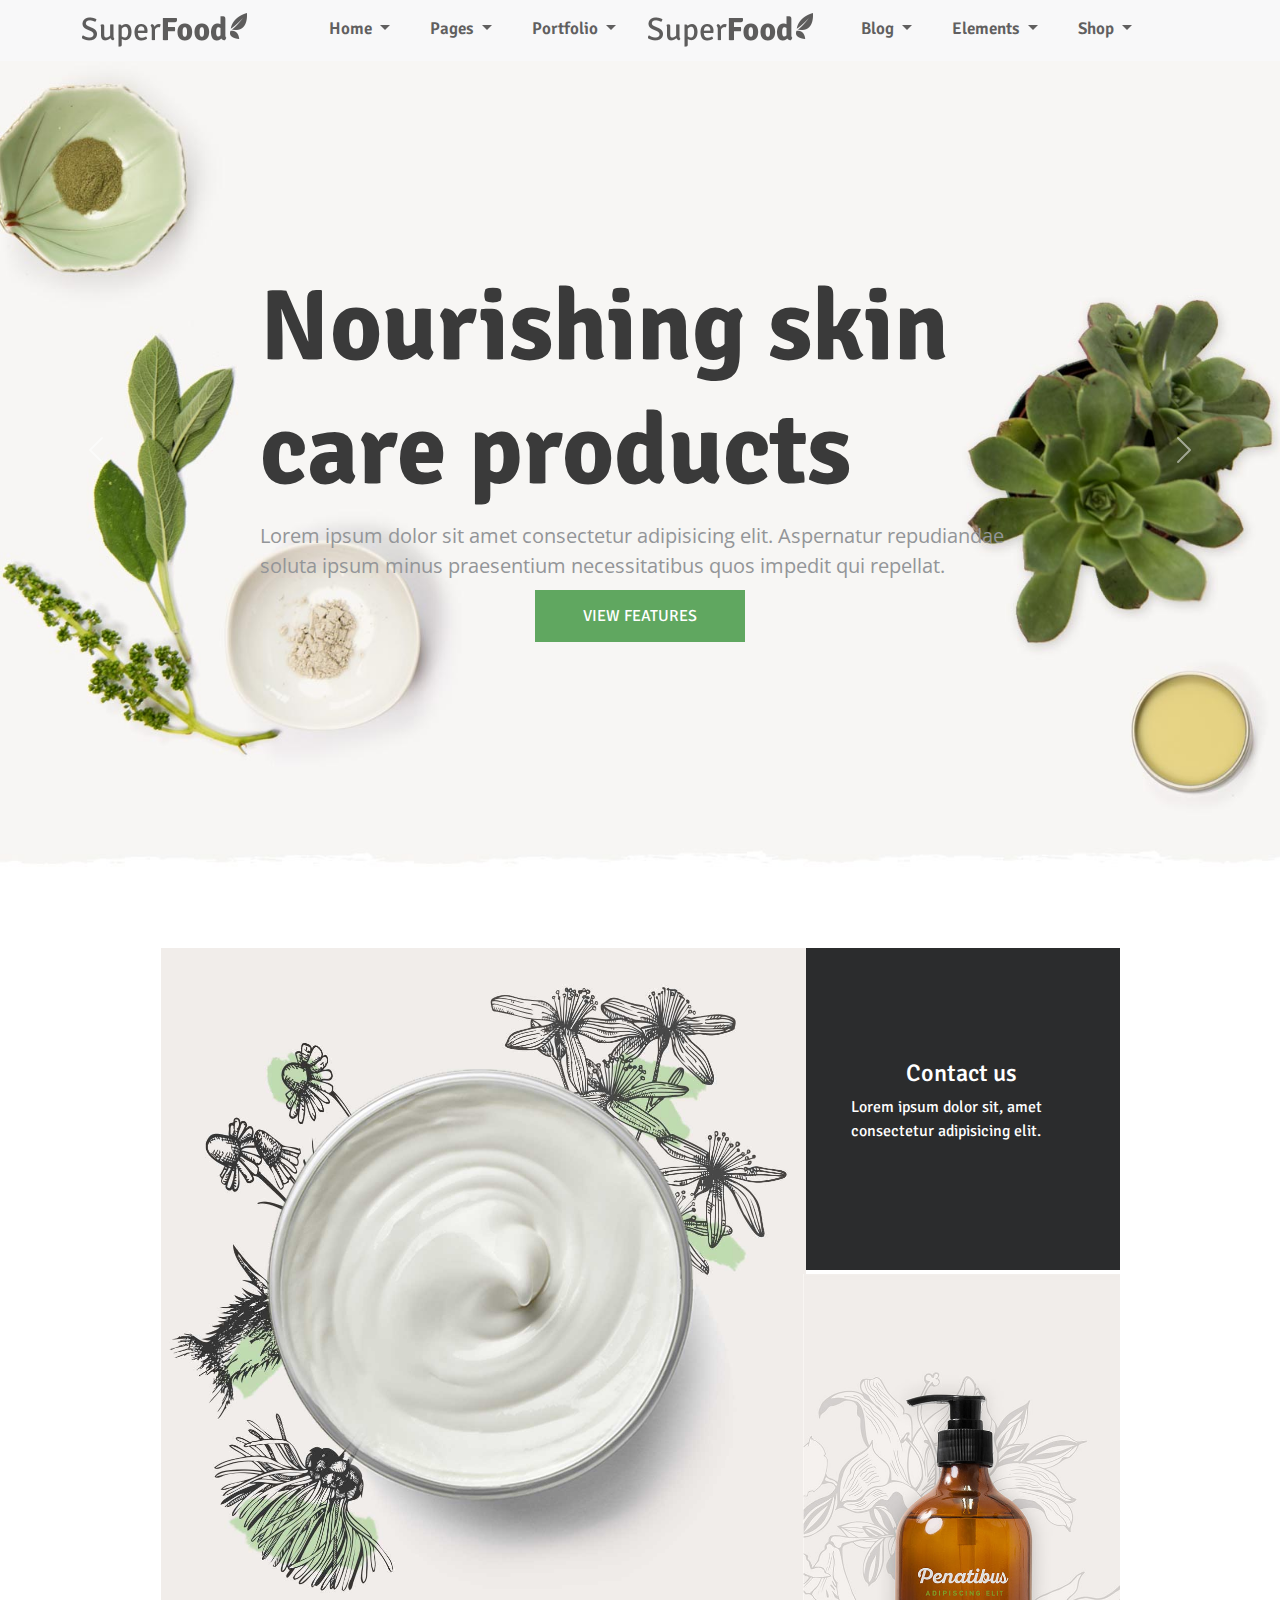
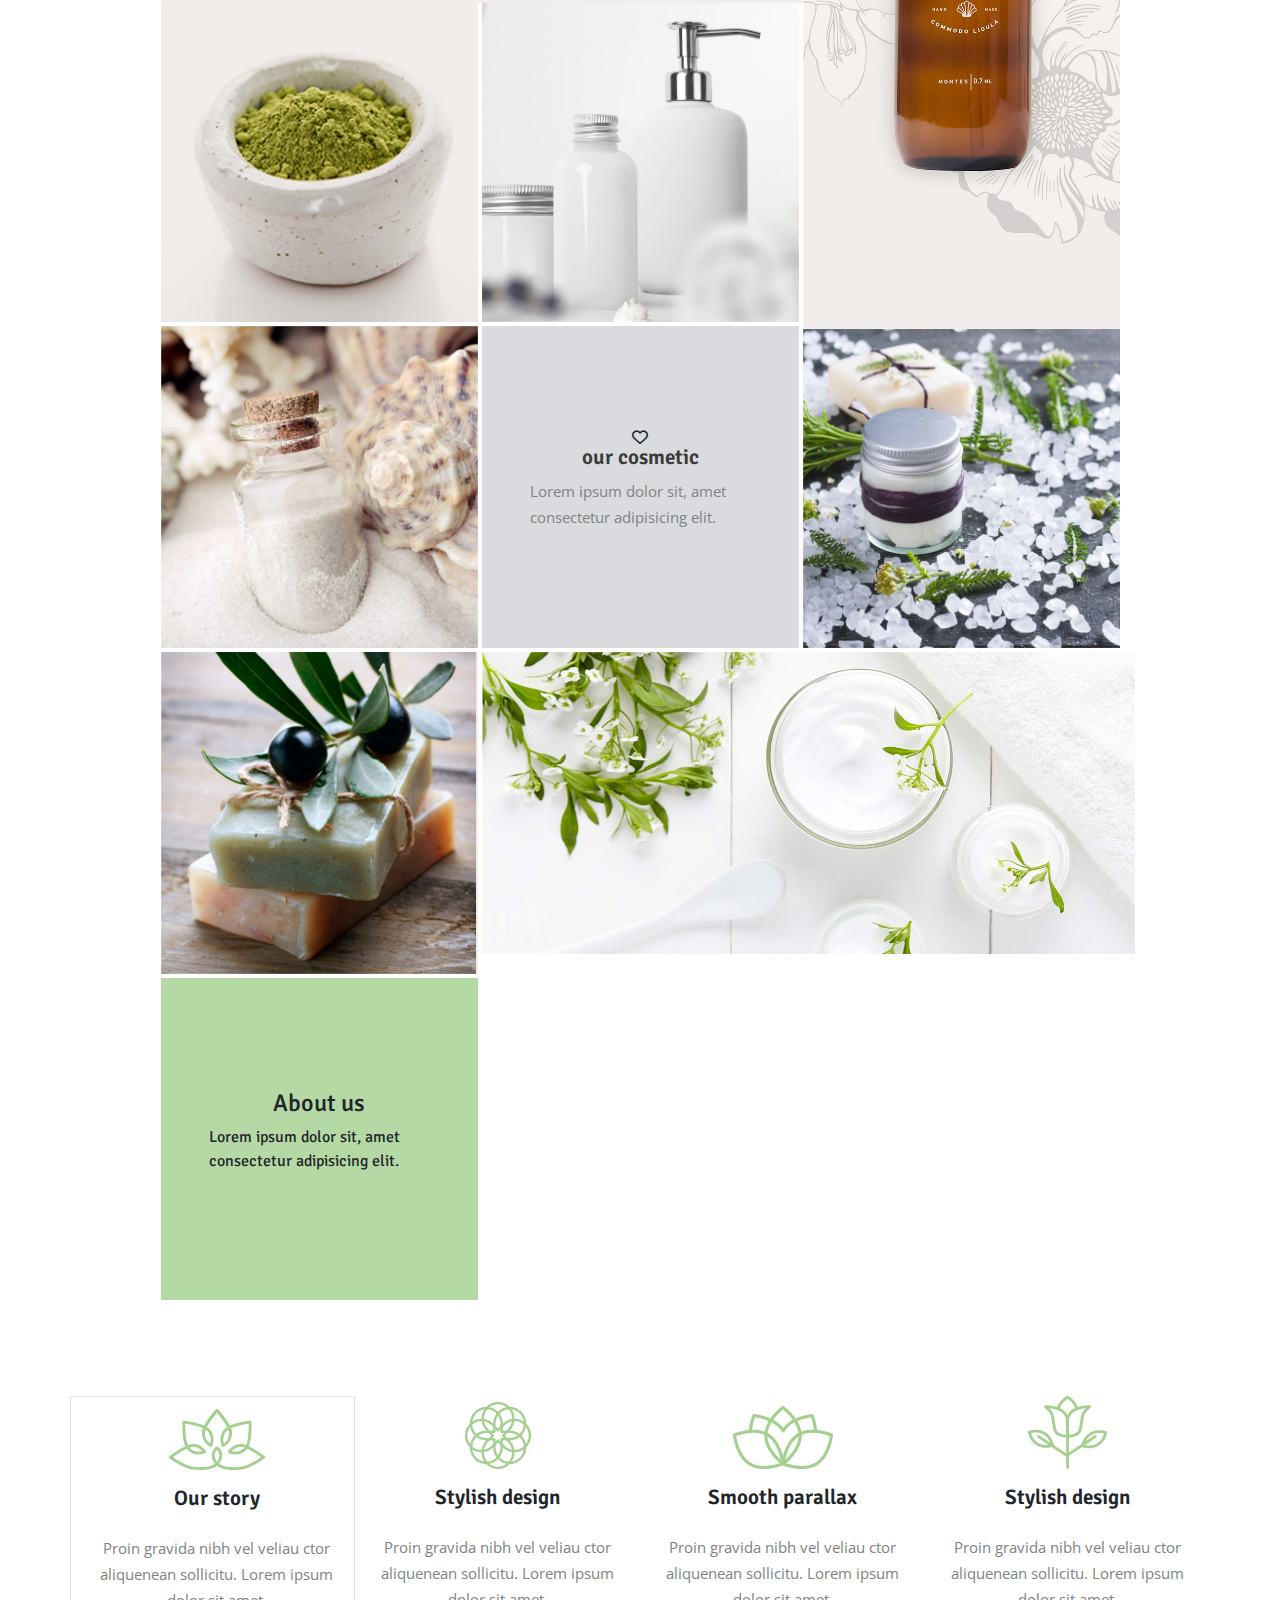
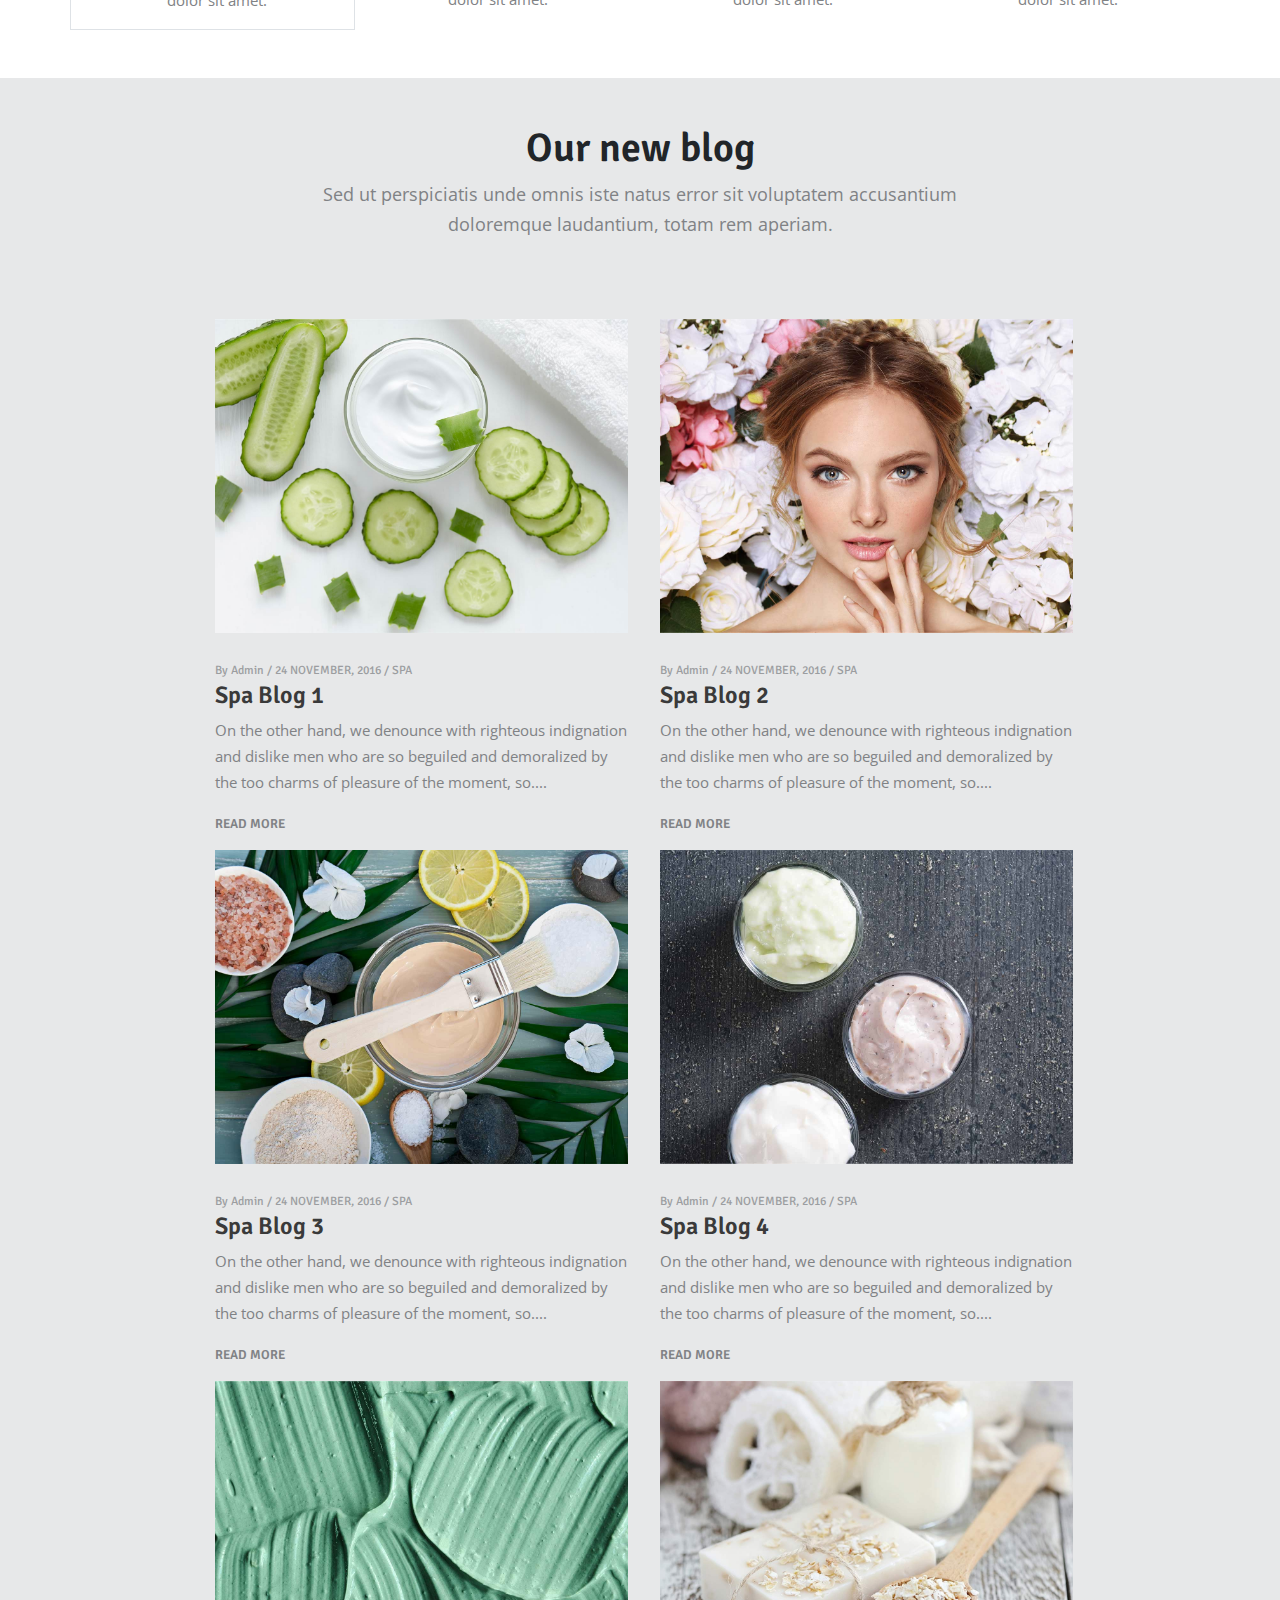
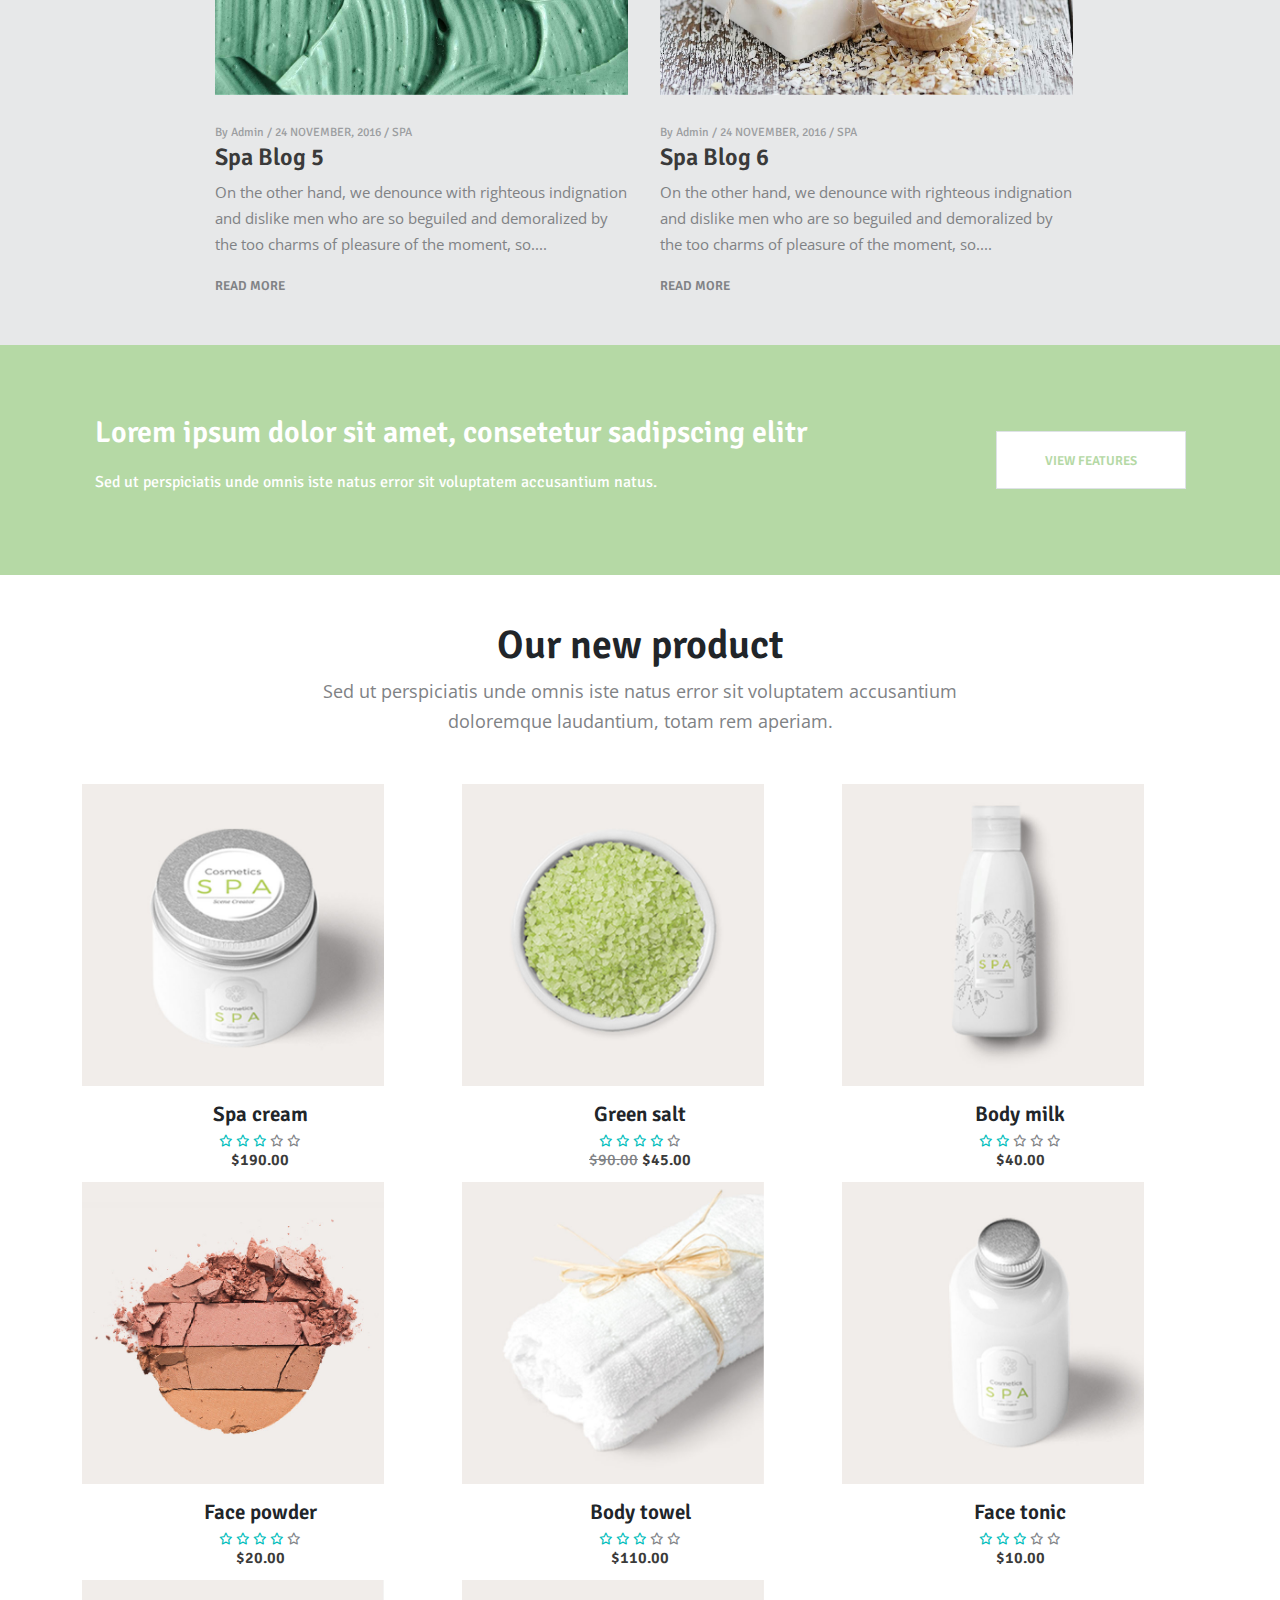
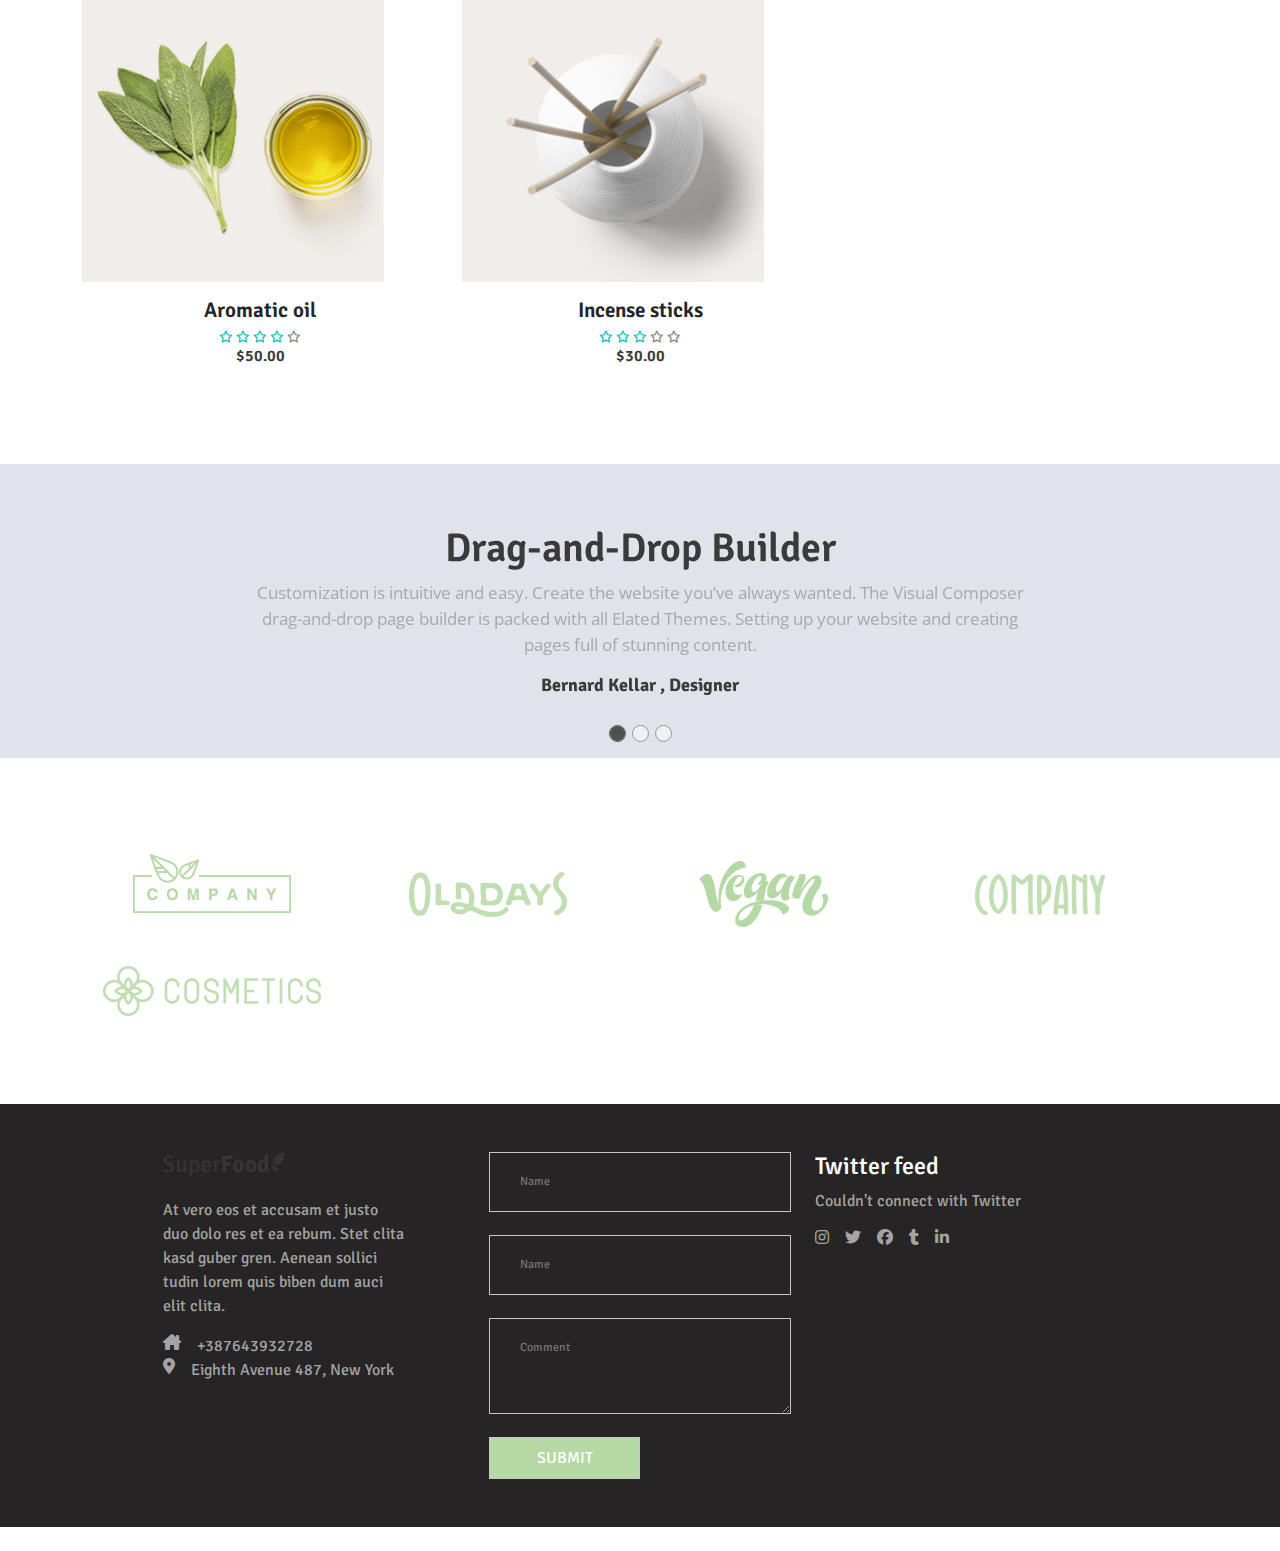
<file: index.html>
<!DOCTYPE html>
<html lang="en">
<head>
    <meta charset="UTF-8">

    <link href="https://cdn.jsdelivr.net/npm/bootstrap@5.3.3/dist/css/bootstrap.min.css" rel="stylesheet" integrity="sha384-QWTKZyjpPEjISv5WaRU9OFeRpok6YctnYmDr5pNlyT2bRjXh0JMhjY6hW+ALEwIH" crossorigin="anonymous">
    <link rel="stylesheet" href="https://cdnjs.cloudflare.com/ajax/libs/font-awesome/6.7.2/css/all.min.css" integrity="sha512-Evv84Mr4kqVGRNSgIGL/F/aIDqQb7xQ2vcrdIwxfjThSH8CSR7PBEakCr51Ck+w+/U6swU2Im1vVX0SVk9ABhg==" crossorigin="anonymous" referrerpolicy="no-referrer" />
    <meta name="viewport" content="width=device-width, initial-scale=1.0">
    <link rel="stylesheet" href="./assets/css/main.css">
    <title>Cosmetic-Home</title>
</head>
<body>
    
    <nav class="navbar navbar-expand-lg bg-body-tertiary fixed-top ">
        <div class="container">
          <button class="navbar-toggler" type="button" data-bs-toggle="collapse" data-bs-target="#navbarSupportedContent" aria-controls="navbarSupportedContent" aria-expanded="false" aria-label="Toggle navigation">
            <span class="navbar-toggler-icon"></span>
          </button>
          <a class="navbar-brand" href="#">
            <img src="./assets/images/public/logo.png" style="width:165px;height:35px;"alt="Logo-image">
          </a>

          <div class="collapse navbar-collapse justify-content-center gap-4" id="navbarSupportedContent">
            <div class="navbar-item ">
                <ul class="navbar-nav ms-auto mb-2 mb-lg-0 d-flex gap-4">
                    <li class="nav-item dropdown">
                      <a class="nav-link dropdown-toggle" href="#" role="button" data-bs-toggle="dropdown" aria-expanded="false">
                        Home
                      </a>
                      <ul class="dropdown-menu bg-white">
                        <li><a class="dropdown-item" href="#">Cosmetic Home </a></li>
                        <li><a class="dropdown-item" href="#">Tea Home </a></li>
                        <li><a class="dropdown-item" href="#">Coffee Home</a></li>
                        <li><a class="dropdown-item" href="#">Restaurant Home</a></li>
                      </ul>
                    </li>
      
                    <li class="nav-item dropdown">
                      <a class="nav-link dropdown-toggle" href="#" role="button" data-bs-toggle="dropdown" aria-expanded="false">
                        Pages
                      </a>
                      <ul class="dropdown-menu">
                        <li><a class="dropdown-item" href="./aboutUs.html">About Us</a></li>
                        <li><a class="dropdown-item" href="./whatoffer.html">What We Offer</a></li>
                        <li><a class="dropdown-item" href="#">Our Process</a></li>
                        <li><a class="dropdown-item" href="#">Get in Touch</a></li>
                      </ul>
                    </li>
      
                    <li class="nav-item dropdown">
                      <a class="nav-link dropdown-toggle" href="#" role="button" data-bs-toggle="dropdown" aria-expanded="false">
                        Portfolio
                      </a>
                      <ul class="dropdown-menu">
                        <li><a class="dropdown-item" href="#">Gallery</a></li>
                        <li><a class="dropdown-item" href="#">Standard</a></li>
                        <li><a class="dropdown-item" href="#">Masonary</a></li>
                      </ul>
                    </li>
                   
                    <a class="navbar-brand" href="#">
                      <img src="./assets/images/public/logo.png" style="width:165px;height:35px;"alt="Logo-image">
                    </a>
      
                    <li class="nav-item dropdown">
                      <a class="nav-link dropdown-toggle" href="#" role="button" data-bs-toggle="dropdown" aria-expanded="false">
                        Blog
                      </a>
                      <ul class="dropdown-menu">
                        <li><a class="dropdown-item" href="#">Action</a></li>
                        <li><a class="dropdown-item" href="#">Another action</a></li>
                        <li><a class="dropdown-item" href="#">Something else here</a></li>
                      </ul>
                    </li>
      
                    <li class="nav-item dropdown">
                      <a class="nav-link dropdown-toggle" href="#" role="button" data-bs-toggle="dropdown" aria-expanded="false">
                        Elements
                      </a>
                      <ul class="dropdown-menu">
                        <li><a class="dropdown-item" href="#">Action</a></li>
                        <li><a class="dropdown-item" href="#">Another action</a></li>
                        <li><a class="dropdown-item" href="#">Something else here</a></li>
                      </ul>
                    </li>
      
                    <li class="nav-item dropdown">
                      <a class="nav-link dropdown-toggle" href="#" role="button" data-bs-toggle="dropdown" aria-expanded="false">
                        Shop
                      </a>
                      <ul class="dropdown-menu">
                        <li><a class="dropdown-item" href="#">Action</a></li>
                        <li><a class="dropdown-item" href="#">Another action</a></li>
                        <li><a class="dropdown-item" href="#">Something else here</a></li>
                      </ul>
                    </li>
                  </ul>
                  
            </div>
            
          </div>
        </div>
      </nav>

      <header class="header ">
            <div id="carouselExampleIndicators" class="carousel slide">
                <div class="carousel-indicators">
                  <button type="button" data-bs-target="#carouselExampleIndicators" data-bs-slide-to="0" class="active" aria-current="true" aria-label="Slide 1"></button>
                  <button type="button" data-bs-target="#carouselExampleIndicators" data-bs-slide-to="1" aria-label="Slide 2"></button>
                  <button type="button" data-bs-target="#carouselExampleIndicators" data-bs-slide-to="2" aria-label="Slide 3"></button>
                </div>
               
                <div class="carousel-inner">
                  <div class="carousel-item active">
                     <div class="slider-image1">
                      <div class="description ">
                        <div class="title">
                                <h1 >Nourishing skin care products</h1>
                                <p>Lorem ipsum dolor sit amet consectetur adipisicing elit. Aspernatur repudiandae soluta ipsum minus praesentium necessitatibus quos impedit qui repellat.</p>
                        </div>

                        <div class="btn">
                          <a class="sl-btn text-white border-1 rounded-0 py-3 px-5" href="#">VIEW FEATURES</a>
                        </div>
                     </div>
                     </div>
                      
                  </div>

                  <div class="carousel-item">
                    <div class="slider-image2"> 
                      <div class="description ms-5 ">
                        <div class="title">
                                <h1>All-natural hand creams and herbal lotions</h1>
                        </div>
                        <div class="btn">
                          <a class="sl-btn text-white border-1 rounded-0 py-3 px-5" href="#">VIEW FEATURES</a>
                        </div>
                     </div>
                    </div>
                  
                  </div>

                  <div class="carousel-item">
                    <div class="slider-image3">
                      <div class="description">
                        <div class="title">
                                <h1><span class="ms-5">Revitalizing</span> hand creams.</h1>
                                <p>Lorem ipsum dolor sit amet consectetur adipisicing elit. Aspernatur repudiandae soluta ipsum minus praesentium necessitatibus quos impedit qui repellat.</p>
                        </div>
                        <div class="btn">
                          <a class="sl-btn text-white border-1 rounded-0 py-3 px-5" href="#">VIEW FEATURES</a>
                        </div>
                     </div>
                    </div>
                  </div>

                </div>
                <button class="carousel-control-prev " type="button" data-bs-target="#carouselExampleIndicators" data-bs-slide="prev">
                  <span class="carousel-control-prev-icon text-black" aria-hidden="true"></span>
                  <span class="visually-hidden ">Previous</span>
                </button>
                <button class="carousel-control-next" type="button" data-bs-target="#carouselExampleIndicators" data-bs-slide="next">
                  <span class="carousel-control-next-icon text-black" aria-hidden="true"></span>
                  <span class="visually-hidden">Next</span>
                </button>
              </div>
      </header>


      
      <section class="contact py-5">
        <div class="grid-container ">
          <div class="item1">
              <img src="./assets/images/cosmetic/cosmetic-masonry1.jpg" alt="" width="645px" height="655px">
              <div class="before-item w-100">
                <h2>our team</h2>
              <p>Lorem ipsum dolor sit amet, consetetur sadipscing elitr.</p>
              </div>
          </div>
          <div class="item2">
              <div class="title h-100 d-flex flex-column justify-content-center align-items-center text-white">
                <h4>Contact us</h4>
                <p class="ps-5">Lorem ipsum dolor sit, amet consectetur adipisicing elit.</p>
              </div>
          </div>

          <div class="item3">
              <img src="./assets/images/cosmetic/cosmetic-masonry2.jpg" alt="" width="317px" height="322px">
          </div>
          <div class="item4">
                <img src="./assets/images/cosmetic/cosmetic-masonry3.jpg" alt="" width="317px" height="655px">

                <div class="before-item w-100">
                  <h2>Process</h2>
                   <p>Lorem ipsum dolor sit amet, consetetur sadipscing elitr.</p>
                </div>
          </div> 
          <div class="item5">
                       <img src="./assets/images/cosmetic/cosmetic-masonry4.jpg" alt="" width="317px" height="322px">
          </div>
          <div class="item6">
                     <img src="./assets/images/cosmetic/cosmetic-masonry5.jpg" alt="" width="317px" height="322px">
          </div>

          <div class="item7">
              <div class="title h-100 d-flex flex-column justify-content-center align-items-center g-1">
                <i class="fa-regular fa-heart "></i>
                <h4>our cosmetic</h4>
                <p class="ps-5">Lorem ipsum dolor sit, amet consectetur adipisicing elit.</p>
              </div>
          </div>

          <div class="item8">
                     <img src="./assets/images/cosmetic/cosmetic-masonry6.jpg" alt="" width="317px" height="322px">
          </div>
          <div class="item9">
                       <img src="./assets/images/cosmetic/cosmetic-masonry7.jpg" alt="" width="317px" height="322px">
          </div>
          <div class="item10">
                        <img src="./assets/images/cosmetic/cosmetic-masonry8.jpg" alt="" width="653px" height="302px">
          </div>
          <div class="item11" width="317px" height="322px">
            <div class="title h-100 d-flex flex-column justify-content-center align-items-center g-1">
              <i class="fa-regular fa-gift-card"></i>
              <h4>About us</h4>
              <p class="ps-5">Lorem ipsum dolor sit, amet consectetur adipisicing elit.</p>
            </div>
          </div>
        </div>
      </section>


      

      <section class="contact-second py-5 ">
        <div class="container">
          <div class="row">
            <div class="col-md-3 border">
                 <div class="content d-flex flex-column align-items-center gap-3 ps-2">
                       <img src="./assets/images/cosmetic/cosmetic-icon-1.png" alt="icon1">
                       <h4>Our story</h4>
                       <p>Proin gravida nibh vel veliau ctor aliquenean sollicitu. Lorem ipsum dolor sit amet.</p>
                 </div>
            </div>

            <div class="col-md-3">
                  <div class="content d-flex flex-column align-items-center gap-3">
                    <img src="./assets/images/cosmetic/cosmetic-icon-2.png" alt="">
                    <h4>Stylish design</h4>
                    <p >Proin gravida nibh vel veliau ctor aliquenean sollicitu. Lorem ipsum dolor sit amet.</p>
                  </div>
            </div>

            <div class="col-md-3">
              <div class="content d-flex flex-column align-items-center gap-3">
                <img src="./assets/images/cosmetic/cosmetic-icon-3.png" alt="">
                <h4>Smooth parallax</h4>
                <p>Proin gravida nibh vel veliau ctor aliquenean sollicitu. Lorem ipsum dolor sit amet.</p>
              </div>
            </div>

            <div class="col-md-3">
                <div class="content d-flex flex-column align-items-center gap-3">
                  <img src="./assets/images/cosmetic/cosmetic-icon-4.png" alt="">
                  <h4>Stylish design</h4>
                  <p>Proin gravida nibh vel veliau ctor aliquenean sollicitu. Lorem ipsum dolor sit amet.</p>
                </div>
            </div>
          </div>
        </div>

      </section>





      
      <section class="blog py-5">
        <div class="container">
          <div class="title">
            <h1>Our new blog</h1>
           <p>Sed ut perspiciatis unde omnis iste natus error sit voluptatem accusantium <br> doloremque laudantium, totam rem aperiam.</p>
          </div>

          <div class="row ">
            <div class="col-md-12 col-xxl-4 col-xl-6 col-lg-6 col-sm-12">
              <div class="details">
                  <div class="photo mb-4">
                      <img src="./assets/images/new blog/spa-blog1.jpg" alt="">
                  </div>
                  <div class="content mt-2">
                    <span>By Admin / 24 NOVEMBER, 2016 / SPA</span>
                    <h3>Spa Blog 1 </h3>
                    <p>On the other hand, we denounce with righteous indignation and dislike men who are so beguiled and demoralized by the too charms of pleasure of the moment, so....</p>
                    <a href="">READ MORE</a>
                  </div>
              </div> 
            </div>

            <div class="col-md-12 col-xxl-4 col-xl-6 col-lg-6 col-sm-12">
              <div class="details">
                <div class="photo  mb-4">
                    <img src="./assets/images/new blog/spa-blog2.jpg" alt="">
                </div>
                <div class="content mt-2">
                  <span>By Admin / 24 NOVEMBER, 2016 / SPA</span>
                  <h3>Spa Blog 2 </h3>
                  <p>On the other hand, we denounce with righteous indignation and dislike men who are so beguiled and demoralized by the too charms of pleasure of the moment, so....</p>
                  <a href="">READ MORE</a>
                </div>
            </div> 
            </div>

            <div class="col-md-12 col-xxl-4 col-xl-6 col-lg-6 col-sm-12">
              <div class="details">
                <div class="photo  mb-4">
                    <img src="./assets/images/new blog/spa-blog3.jpg" alt="">
                </div>
                <div class="content mt-2">
                  <span>By Admin / 24 NOVEMBER, 2016 / SPA</span>
                  <h3>Spa Blog 3 </h3>
                  <p>On the other hand, we denounce with righteous indignation and dislike men who are so beguiled and demoralized by the too charms of pleasure of the moment, so....</p>
                  <a href="">READ MORE</a>
                </div>
            </div> 
            </div>

            <div class="col-md-12 col-xxl-4 col-xl-6 col-lg-6 col-sm-12">
              <div class="details">
                <div class="photo  mb-4">
                    <img src="./assets/images/new blog/spa-blog4.jpg" alt="">
                </div>
                <div class="content mt-2">
                  <span>By Admin / 24 NOVEMBER, 2016 / SPA</span>
                  <h3>Spa Blog 4 </h3>
                  <p>On the other hand, we denounce with righteous indignation and dislike men who are so beguiled and demoralized by the too charms of pleasure of the moment, so....</p>
                  <a href="">READ MORE</a>
                </div>
            </div> 
            </div>

            <div class="col-md-12 col-xxl-4 col-xl-6 col-lg-6 col-sm-12">
              <div class="details">
                <div class="photo  mb-4">
                    <img src="./assets/images/new blog/spa-blog5.jpg" alt="">
                </div>
                <div class="content mt-2">
                  <span>By Admin / 24 NOVEMBER, 2016 / SPA</span>
                  <h3>Spa Blog 5 </h3>
                  <p>On the other hand, we denounce with righteous indignation and dislike men who are so beguiled and demoralized by the too charms of pleasure of the moment, so....</p>
                  <a href="">READ MORE</a>
                </div>
            </div> 
            </div>

            <div class="col-md-12 col-xxl-4 col-xl-6 col-lg-6 col-sm-12">
              <div class="details">
                <div class="photo  mb-4">
                    <img src="./assets/images/new blog/spa-blog6.jpg" alt="">
                </div>
                <div class="content mt-2">
                  <span class="">By Admin / 24 NOVEMBER, 2016 / SPA</span>
                  <h3>Spa Blog 6 </h3>
                  <p>On the other hand, we denounce with righteous indignation and dislike men who are so beguiled and demoralized by the too charms of pleasure of the moment, so....</p>
                  <a href="">READ MORE</a>
                </div>
            </div> 
            </div>

          </div>
        </div>
      </section>

      <section class="blog-end">
        <div class="para">
          <p class="para1">Lorem ipsum dolor sit amet, consetetur sadipscing elitr</p>
          <p style="color:#ffffff;">Sed ut perspiciatis unde omnis iste natus error sit voluptatem accusantium natus. </p>
         </div>

         <div class="button px-5 py-3 bg-white border">
          <a href="#">VIEW FEATURES</a>
         </div>
      </section>






      <section class="products py-5">
        <div class="container">
          <div class="title text-center mb-5">
            <h1>Our new product</h1>
           <p>Sed ut perspiciatis unde omnis iste natus error sit voluptatem accusantium <br> doloremque laudantium, totam rem aperiam.</p>
          </div>

          <div class="row">
            <div class="col-xxl-3 col-xl-4 col-lg-4 col-md-6">
                    <div class="details">
                      <div class="picture">
                          <img src="./assets/images/newProduct/spa1.jpg" alt="spa1">
                          <a href="./spa.html" class=" btn px-4 py-2">Add to card</a>
                  
                      </div>

                      <div class=" mt-3 information">
                               <div class="title">
                                         <h3>Spa cream</h3>
                               </div>
                               <div class="rating">
                                <i class="fa-regular fa-star checked"></i>
                                <i class="fa-regular fa-star checked"></i>
                                <i class="fa-regular fa-star checked"></i>
                                <i class="fa-regular fa-star"></i>
                                <i class="fa-regular fa-star"></i>

                               </div>
                               <div class="price">
                                   <span>$190.00</span>
                               </div>
                      </div>
                    </div>
            </div>

            <div class="col-xxl-3 col-xl-4 col-lg-4 col-md-6">
              <div class="details">
                <div class="picture">
                    <img src="./assets/images/newProduct/spa2.jpg" alt="spa2">
                    <a href="#" class=" btn px-4 py-2">Add to card</a>
                </div>

                <div class="mt-3 information ">
                         <div class="title">
                                   <h3>Green salt</h3>
                         </div>
                         <div class="rating">
                          <i class="fa-regular fa-star checked"></i>
                          <i class="fa-regular fa-star checked"></i>
                          <i class="fa-regular fa-star checked"></i>
                          <i class="fa-regular fa-star checked"></i>
                          <i class="fa-regular fa-star"></i>

                         </div>
                         <div class="price">
                          <del style="color:#808285;">$90.00</del>
                             <span>$45.00</span>
                         </div>
                </div>
              </div>
            </div>

            <div class="col-xxl-3 col-xl-4 col-lg-4 col-md-6">
              <div class="details">
                <div class="picture">
                    <img src="./assets/images/newProduct/spa3.jpg" alt="spa3">
                    <a href="#" class=" btn px-4 py-2">Add to card</a>
                </div>

                <div class="mt-3 information ">
                         <div class="title">
                                   <h3>Body milk</h3>
                         </div>
                         <div class="rating">
                          <i class="fa-regular fa-star checked"></i>
                          <i class="fa-regular fa-star checked "></i>
                          <i class="fa-regular fa-star "></i>
                          <i class="fa-regular fa-star "></i>
                          <i class="fa-regular fa-star"></i>

                         </div>
                         <div class="price">
                             <span>$40.00</span>
                         </div>
                </div>
              </div>
            </div>

            <div class="col-xxl-3 col-xl-4 col-lg-4 col-md-6">
              <div class="details">
                <div class="picture">
                    <img src="./assets/images/newProduct/spa4.jpg" alt="spa4">
                    <a href="#" class=" btn px-4 py-2">Add to card</a>
                </div>

                <div class="mt-3 information ">
                         <div class="title">
                                   <h3>Face powder</h3>
                         </div>
                         <div class="rating">
                          <i class="fa-regular fa-star checked"></i>
                          <i class="fa-regular fa-star checked"></i>
                          <i class="fa-regular fa-star checked"></i>
                          <i class="fa-regular fa-star checked"></i>
                          <i class="fa-regular fa-star"></i>

                         </div>
                         <div class="price">
                             <span>$20.00</span>
                         </div>
                </div>
              </div>
            </div>

            <div class="col-xxl-3 col-xl-4 col-lg-4 col-md-6">
              <div class="details">
                <div class="picture">
                    <img src="./assets/images/newProduct/spa5.jpg" alt="spa5">
                    <a href="#" class=" btn px-4 py-2">Add to card</a>
                </div>

                <div class=" mt-3 information">
                         <div class="title">
                                   <h3>Body towel</h3>
                         </div>
                         <div class="rating">
                          <i class="fa-regular fa-star checked"></i>
                          <i class="fa-regular fa-star checked"></i>
                          <i class="fa-regular fa-star checked"></i>
                          <i class="fa-regular fa-star"></i>
                          <i class="fa-regular fa-star"></i>

                         </div>
                         <div class="price">
                             <span>$110.00</span>
                         </div>
                </div>
              </div>
            </div>

            <div class="col-xxl-3 col-xl-4 col-lg-4 col-md-6">
              <div class="details">
                <div class="picture">
                    <img src="./assets/images/newProduct/spa6.jpg" alt="spa6">
                    <a href="#" class=" btn px-4 py-2">Add to card</a>
                </div>

                <div class=" mt-3 information">
                         <div class="title">
                                   <h3>Face tonic</h3>
                         </div>
                         <div class="rating">
                          <i class="fa-regular fa-star checked"></i>
                          <i class="fa-regular fa-star checked"></i>
                          <i class="fa-regular fa-star checked"></i>
                          <i class="fa-regular fa-star"></i>
                          <i class="fa-regular fa-star"></i>

                         </div>
                         <div class="price">
                             <span>$10.00</span>
                         </div>
                </div>
              </div>
            </div>

            <div class="col-xxl-3 col-xl-4 col-lg-4 col-md-6">
              <div class="details">
                <div class="picture">
                    <img src="./assets/images/newProduct/spa7.jpg" alt="spa7">
                    <a href="#" class=" btn px-4 py-2">Add to card</a>
                </div>

                <div class=" mt-3 information">
                         <div class="title">
                                   <h3>Aromatic oil</h3>
                         </div>
                         <div class="rating">
                          <i class="fa-regular fa-star checked"></i>
                          <i class="fa-regular fa-star checked"></i>
                          <i class="fa-regular fa-star checked"></i>
                          <i class="fa-regular fa-star checked"></i>
                          <i class="fa-regular fa-star"></i>

                         </div>
                         <div class="price">
                             <span>$50.00</span>
                         </div>
                </div>
              </div>
            </div>

            <div class="col-xxl-3 col-xl-4 col-lg-4 col-md-6">
              <div class="details">
                <div class="picture">
                    <img src="./assets/images/newProduct/spa8.jpg" alt="spa8">
                    <a href="#" class=" btn px-4 py-2">Add to card</a>
                </div>

                <div class=" mt-3 information">
                         <div class="title">
                                   <h3>Incense sticks </h3>
                         </div>
                         <div class="rating">
                          <i class="fa-regular fa-star checked"></i>
                          <i class="fa-regular fa-star checked"></i>
                          <i class="fa-regular fa-star checked"></i>
                          <i class="fa-regular fa-star"></i>
                          <i class="fa-regular fa-star"></i>

                         </div>
                         <div class="price">
                             <span>$30.00</span>
                         </div>
                </div>
              </div>
            </div>
          </div>
        </div>
      </section>




      <section class="slider py-5">
            <div id="carouselIndicator" class="carousel slide">
              <div class="carousel-indicators">
                <button type="button" data-bs-target="#carouselIndicator" data-bs-slide-to="0" class="active" aria-current="true" aria-label="Slide 1"></button>
                <button type="button" data-bs-target="#carouselIndicator" data-bs-slide-to="1" aria-label="Slide 2" ></button>
                <button type="button" data-bs-target="#carouselIndicator" data-bs-slide-to="2" aria-label="Slide 3" ></button>
              </div>

              <div class="carousel-inner vh-50">
                <div class="carousel-item active">
                  <div class="title">
                    <h2>Drag-and-Drop Builder</h2>
                   </div>
                   <div class="details  d-flex flex-column gap-2">
                     <p>Customization is intuitive and easy. Create the website you’ve always wanted. The Visual Composer<br> drag-and-drop page builder is packed with all Elated Themes. Setting up your website and creating <br> pages full of stunning content.</p>
                   </div>
                   <div class="name">
                        <span>Bernard Kellar , Designer</span>
                   </div>
                 </div>

                <div class="carousel-item ">
                  <div class="title">
                    <h2>Simple Demo Import</h2>
                   </div>

                   <div class="details  d-flex flex-column gap-2">
                     <p>The Visual Composer drag-and-drop page builder is packed with all Elated Themes. Setting up your<br> website and creating pages full of stunning content has never been easier.  Elated Themes provide a <br>large collection of elements and shortcodes.  </p>
                   </div>

                   <div class="name">
                        <span>Rickie Basso, Photographer</span>
                   </div>
                </div>

                <div class="carousel-item">
                  <div class="title">
                    <h2>Choose Your Portfolio</h2>
                   </div>

                   <div class="details d-flex flex-column gap-2">
                     <p> The Elated Slider comes with video and image support, as well as full screen and parallax functionality. <br> Display your essential content in style. Add sections with the stunning parallax effect to your pages <br>and make browsing exciting.</p>
                   </div>

                   <div class="name">
                        <span>Calvin Stuckey, Manager</span>
                   </div>
                </div>

              </div>
            </div>
      </section>

      <section class="pictures py-5">
                   <div class="container">
                      <div class="row vw-100">
                          <div class="photo d-flex flex-wrap gap-3">
                            <img class="image" src="./assets/images/slideImage/logo-problem-hover.png" alt="logo-hover">

                            <img  class="image" src="./assets/images/slideImage/cosmetic-client2a.png " alt="">

                            <img  class="image" src="./assets/images/slideImage/cosmetic-client3a.png"  alt="">

                            <img  class="image" src="./assets/images/slideImage/cosmetic-client4a.png"  alt="">

                            <img  class="image" src="./assets/images/slideImage/cosmetic-client5a.png"  alt="">

                          </div>
                      </div>
                   </div>
      </section>

      <footer class="footer py-4">
                <div class="row py-5">
                  <div class="col-lg-3 col-xl-3 col-lg-3 col-md-12 col-sm-12 d-flex flex-column gap-1">
                        <div class="title">
                          <div class="image">
                            <img  src="./assets/images/public/logo.png" style="width:40%; color: white;" alt="logo">
                          </div>
                          <div class="paragraph">
                            <p>At vero eos et accusam et justo duo dolo res et ea rebum. Stet clita kasd guber gren. Aenean sollici tudin lorem quis biben dum auci elit clita.</p>
                          </div>
                          <div class="number d-flex flex-row gap-3">
                            <i class="fa-solid fa-house-chimney"></i>
                            <span>+387643932728</span>
                          </div>
                          <div class="address d-flex flex-row gap-3">
                            <i class="fa-solid fa-location-dot"></i>
                             <p> Eighth Avenue 487, New York</p>
                          </div>
                        </div>
                  </div>

                  <div class="col-lg-3 col-xl-3  col-lg-3 col-md-12 col-sm-12">
                    <form class="form d-flex flex-column gap-2" action="">
                        <input class=" name border border-secondary-subtle " type="text" placeholder="Name" name="Name" required>
    
                        <input class=" email border border-secondary-subtle " type="email" placeholder="Name" name="Name" required>

                        <textarea class=" comment border border-secondary-subtle" name="comment" cols="40" rows="3" placeholder="Comment" required></textarea>

                        <input type="submit" value="SUBMIT" class="submit w-50 py-2 px-4 border border-secondary-subtle text-white" style="text-align: center;"">
                    </form>
                  </div>

                  <div class="col-lg-3 col-xl-3 col-lg-3 col-md-12 col-sm-12">
                    <div class="icons">
                      <div class="title text-white">
                         <h4>Twitter feed</h4>
                      </div>
                      <div class="paragraph">
                        <p>Couldn't connect with Twitter</p>
                      </div>
                      <div class="icon d-flex flex-row gap-3">
                        <i class="fa-brands fa-instagram"></i>
                        <i class="fa-brands fa-twitter"></i>
                        <i class="fa-brands fa-facebook"></i>
                        <i class="fa-brands fa-tumblr"></i>
                        <i class="fa-brands fa-linkedin-in"></i>
                      </div>
                    </div>
                  </div>

                </div>
      </footer>
      

      <script src="https://cdn.jsdelivr.net/npm/bootstrap@5.3.3/dist/js/bootstrap.bundle.min.js" integrity="sha384-YvpcrYf0tY3lHB60NNkmXc5s9fDVZLESaAA55NDzOxhy9GkcIdslK1eN7N6jIeHz" crossorigin="anonymous"></script>
      <script src="./assets/js/index.js"></script>
</body>
</html>
</file>
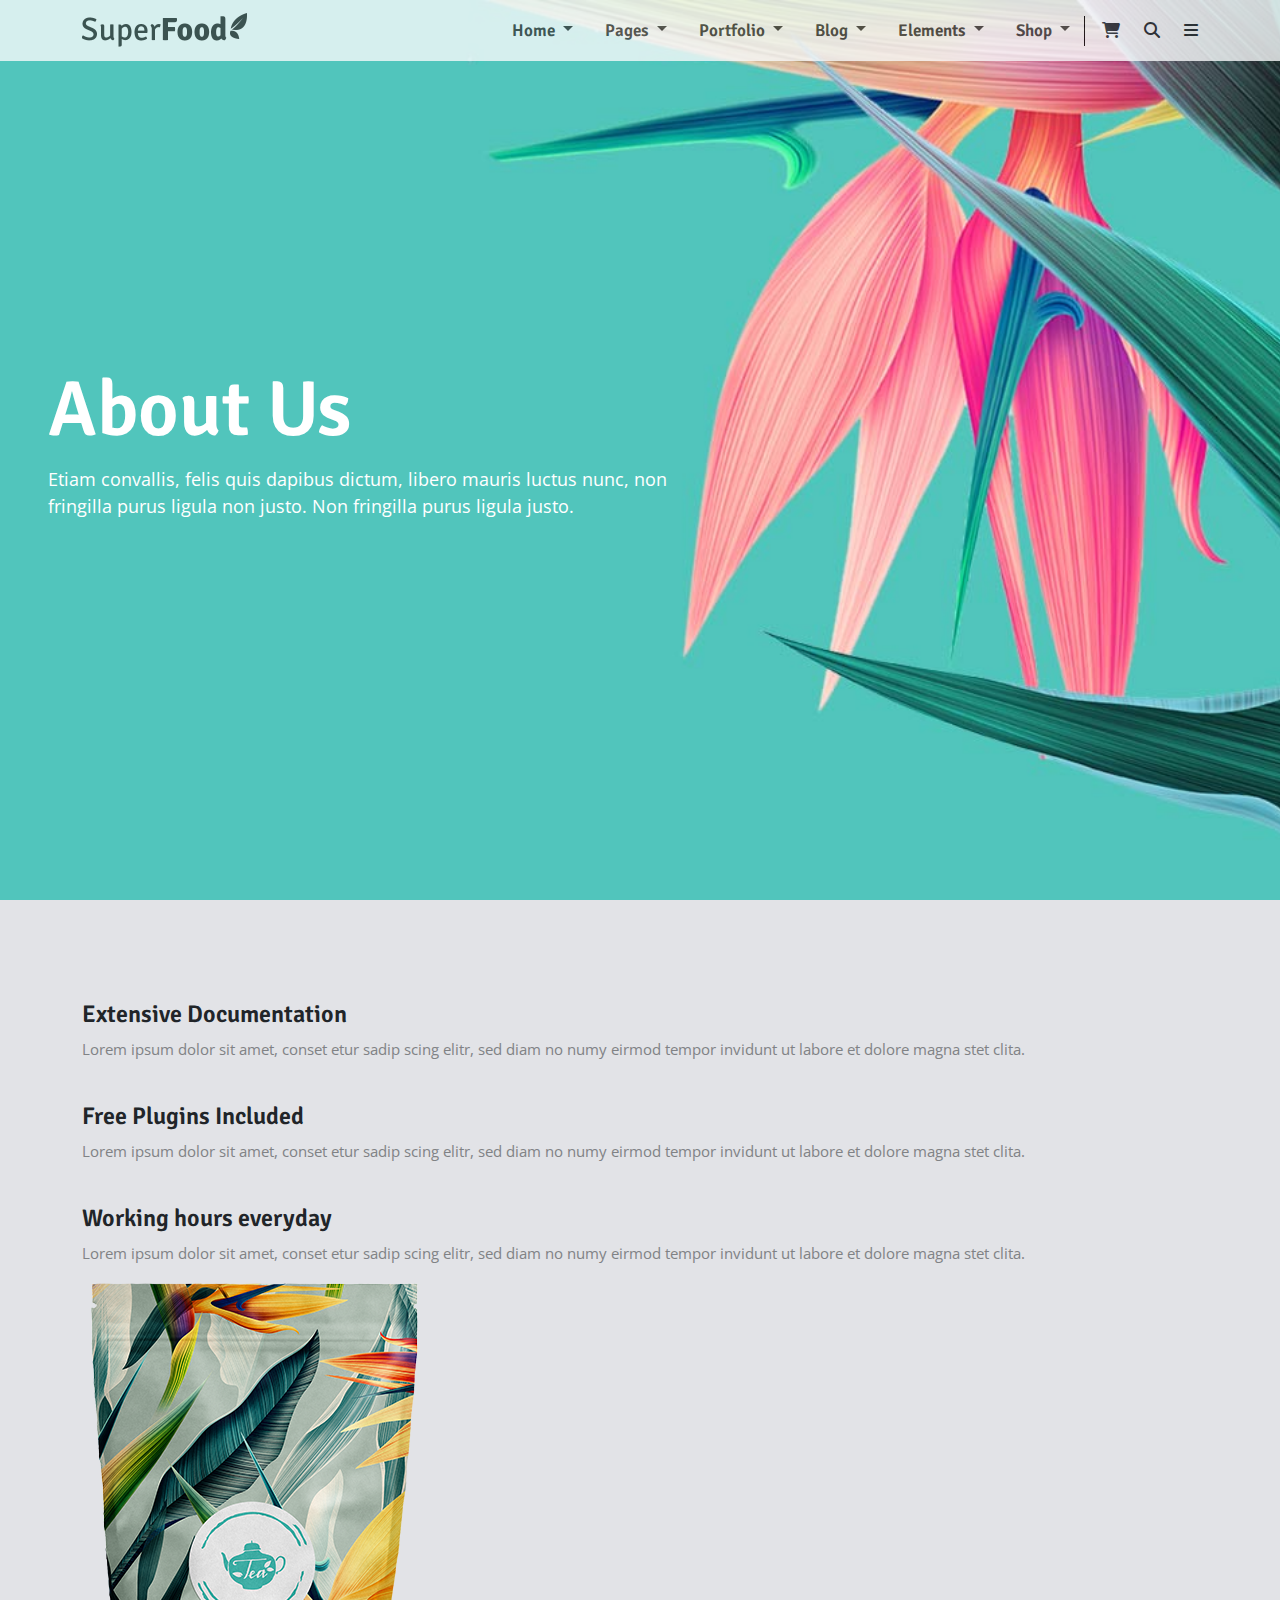
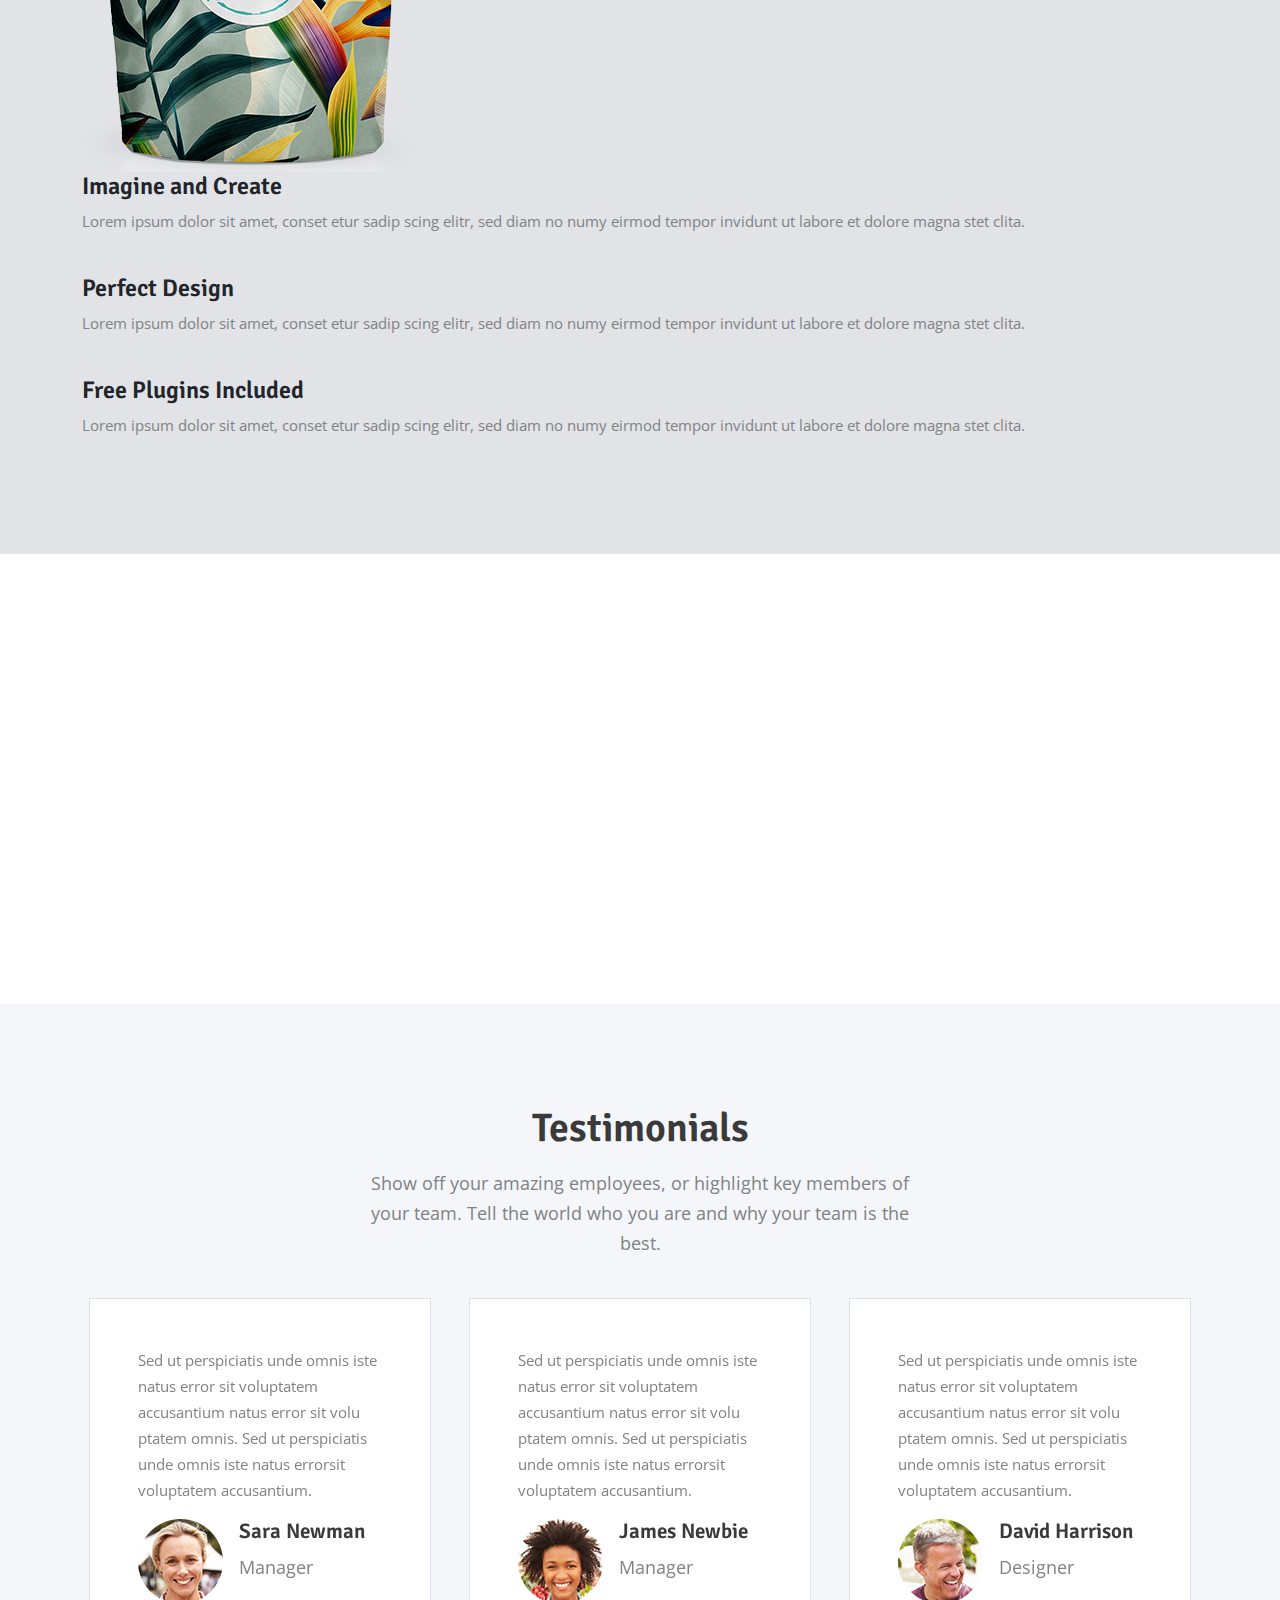
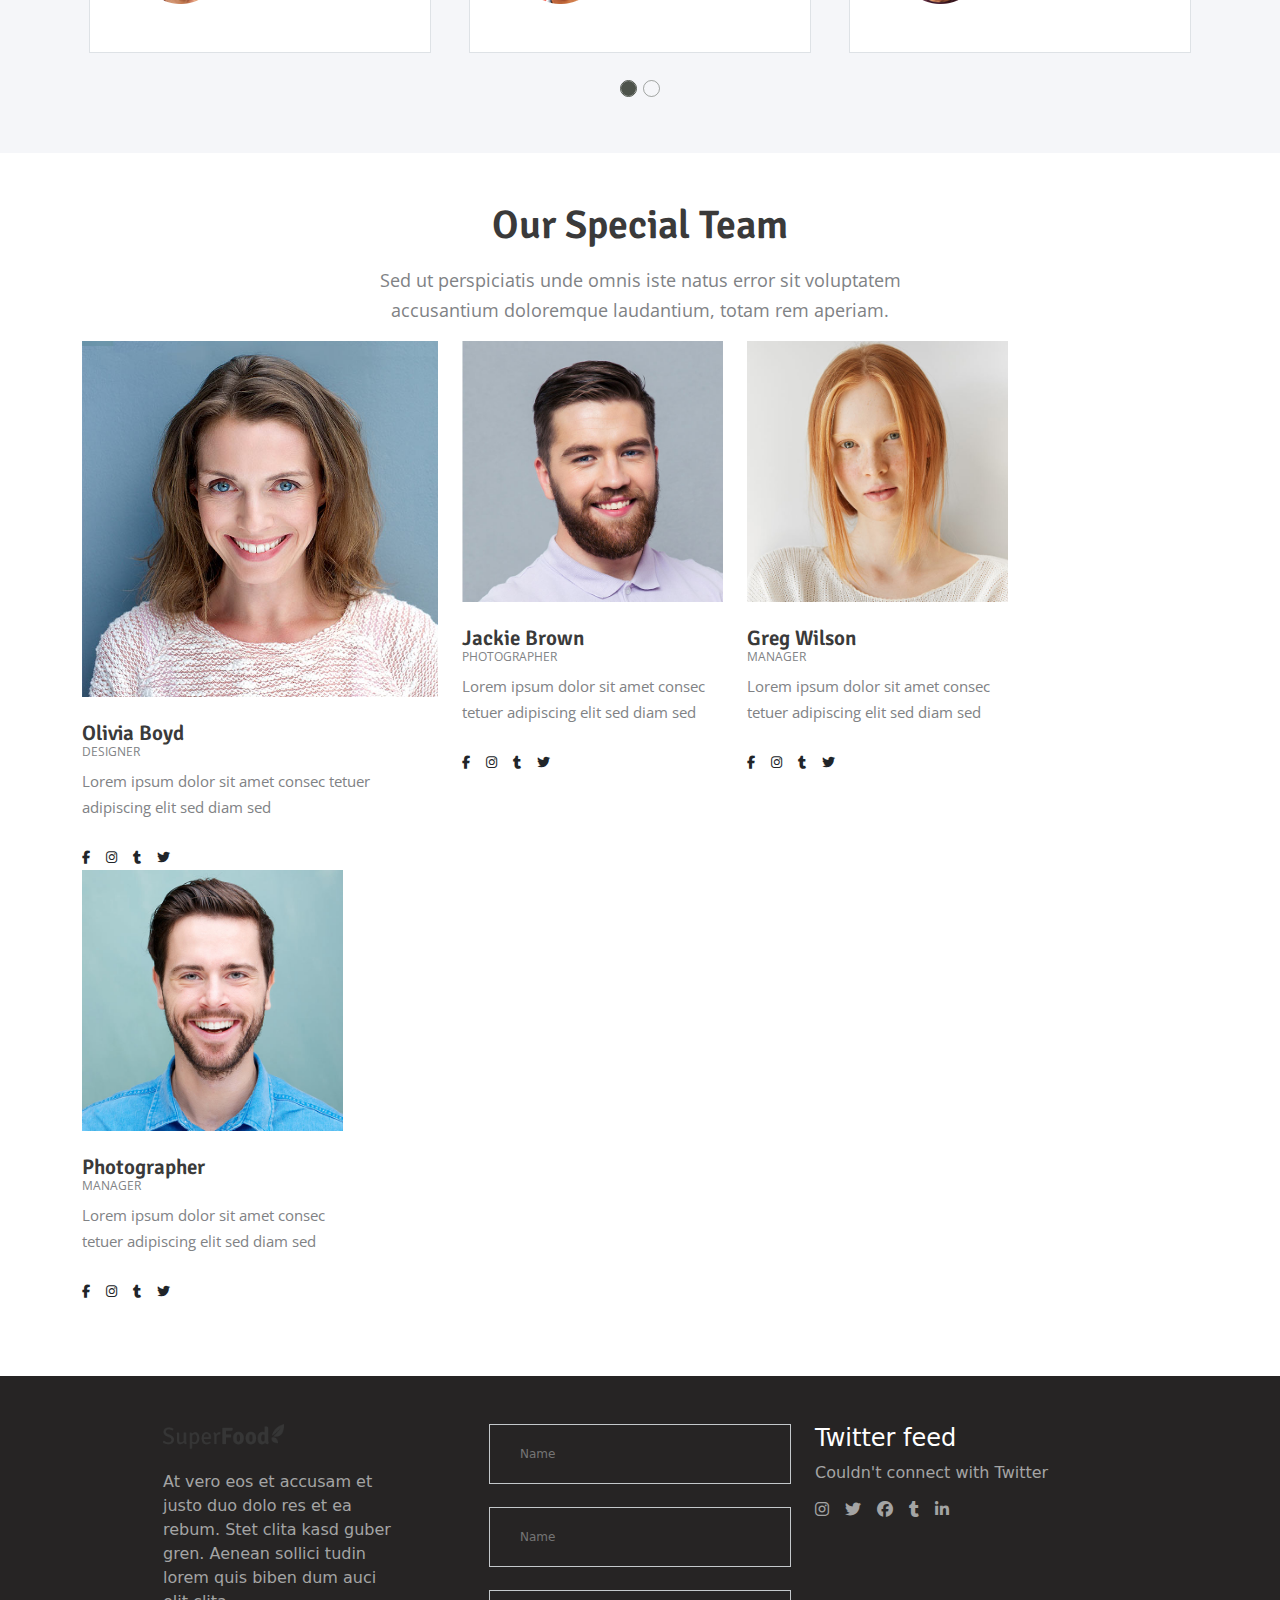
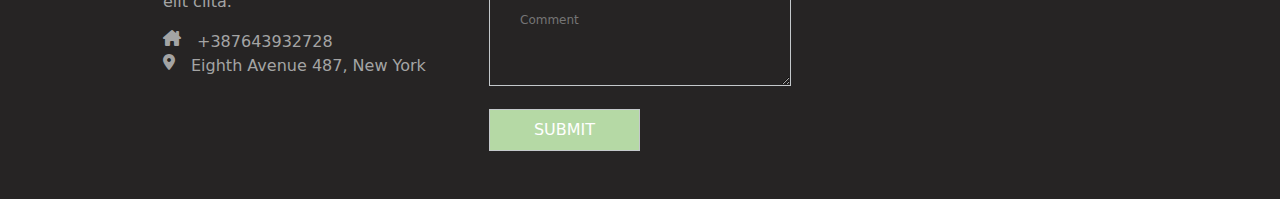
<file: aboutUs.html>
<!DOCTYPE html>
<html lang="en">
<head>
    <meta charset="UTF-8">
    <meta name="viewport" content="width=device-width, initial-scale=1.0">
    <link href="https://cdn.jsdelivr.net/npm/bootstrap@5.3.3/dist/css/bootstrap.min.css" rel="stylesheet" integrity="sha384-QWTKZyjpPEjISv5WaRU9OFeRpok6YctnYmDr5pNlyT2bRjXh0JMhjY6hW+ALEwIH" crossorigin="anonymous">
    <link rel="stylesheet" href="https://cdnjs.cloudflare.com/ajax/libs/font-awesome/6.7.2/css/all.min.css" integrity="sha512-Evv84Mr4kqVGRNSgIGL/F/aIDqQb7xQ2vcrdIwxfjThSH8CSR7PBEakCr51Ck+w+/U6swU2Im1vVX0SVk9ABhg==" crossorigin="anonymous" referrerpolicy="no-referrer" />
    <link rel="stylesheet" href="./assets/css/offer.css">
    <link rel="stylesheet" href="./assets/css/aboutus.css">
    <title>About Us-Superfood</title>
</head>
<body>

    <nav class="navbar navbar-expand-lg bg-body-tertiary fixed-top ">
        <div class="container">
          <button class="navbar-toggler" type="button" data-bs-toggle="collapse" data-bs-target="#navbarSupportedContent" aria-controls="navbarSupportedContent" aria-expanded="false" aria-label="Toggle navigation">
            <span class="navbar-toggler-icon"></span>
          </button>

          <a class="navbar-brand" href="#">
            <img src="./assets/images/public/logo.png" style="width:165px;height:35px;"alt="Logo-image">
          </a>
          
          <div class="collapse navbar-collapse justify-content-end gap-2" id="navbarSupportedContent">
            <div class="navbar-item ">
                <ul class="navbar-nav ms-auto mb-2 mb-lg-0 d-flex gap-3">
                    <li class="nav-item dropdown">
                      <a class="nav-link dropdown-toggle" href="#" role="button" data-bs-toggle="dropdown" aria-expanded="false">
                        Home
                      </a>
                      <ul class="dropdown-menu bg-white">
                        <li><a class="dropdown-item" href="./index.html">Cosmetic Home </a></li>
                        <li><a class="dropdown-item" href="#">Tea Home </a></li>
                        <li><a class="dropdown-item" href="#">Coffee Home</a></li>
                        <li><a class="dropdown-item" href="#">Restaurant Home</a></li>
                      </ul>
                    </li>
      
                    <li class="nav-item dropdown">
                      <a class="nav-link dropdown-toggle" href="#" role="button" data-bs-toggle="dropdown" aria-expanded="false">
                        Pages
                      </a>
                      <ul class="dropdown-menu">
                        <li><a class="dropdown-item" href="#">About Us</a></li>
                        <li><a class="dropdown-item" href="./whatoffer.html">What We Offer</a></li>
                        <li><a class="dropdown-item" href="#">Our Process</a></li>
                        <li><a class="dropdown-item" href="#">Get in Touch</a></li>
                      </ul>
                    </li>
      
                    <li class="nav-item dropdown">
                      <a class="nav-link dropdown-toggle" href="#" role="button" data-bs-toggle="dropdown" aria-expanded="false">
                        Portfolio
                      </a>
                      <ul class="dropdown-menu">
                        <li><a class="dropdown-item" href="#">Gallery</a></li>
                        <li><a class="dropdown-item" href="#">Standard</a></li>
                        <li><a class="dropdown-item" href="#">Masonary</a></li>
                      </ul>
                    </li>
                
                    <li class="nav-item dropdown">
                      <a class="nav-link dropdown-toggle" href="#" role="button" data-bs-toggle="dropdown" aria-expanded="false">
                        Blog
                      </a>
                      <ul class="dropdown-menu">
                        <li><a class="dropdown-item" href="#">Action</a></li>
                        <li><a class="dropdown-item" href="#">Another action</a></li>
                        <li><a class="dropdown-item" href="#">Something else here</a></li>
                      </ul>
                    </li>
      
                    <li class="nav-item dropdown">
                      <a class="nav-link dropdown-toggle" href="#" role="button" data-bs-toggle="dropdown" aria-expanded="false">
                        Elements
                      </a>
                      <ul class="dropdown-menu">
                        <li><a class="dropdown-item" href="#">Action</a></li>
                        <li><a class="dropdown-item" href="#">Another action</a></li>
                        <li><a class="dropdown-item" href="#">Something else here</a></li>
                      </ul>
                    </li>
      
                    <li class="nav-item dropdown">
                      <a class="nav-link dropdown-toggle" href="#" role="button" data-bs-toggle="dropdown" aria-expanded="false">
                        Shop
                      </a>
                      <ul class="dropdown-menu">
                        <li><a class="dropdown-item" href="#">Action</a></li>
                        <li><a class="dropdown-item" href="#">Another action</a></li>
                        <li><a class="dropdown-item" href="#">Something else here</a></li>
                      </ul>
                    </li>
                  </ul>
                  </div>

                  <div class="fa-button d-flex gap-4 ms-3">
                    <span class="card-btn">
                        <i class="fa-solid fa-cart-shopping"></i>
                      </span>
                      <span class="search-btn">
                        <i class="fa-solid fa-magnifying-glass"></i>
                      </span>
                      <span class="bars-btn">
                        <i class="fa-solid fa-bars"></i>
                      </span>
            </div>
          </div>
        </div>
      </nav>

   <header class="header vh-100">
    <div class="photo ms-5  vh-100  d-flex flex-column  justify-content-center">
          <div class="title">
        <h3>About Us</h3>
          </div>
         <div class="paragraph">
          <p>Etiam convallis, felis quis dapibus dictum, libero mauris luctus nunc, non <br>  fringilla purus ligula non justo. Non fringilla purus ligula  justo. </p>
          </div>
      </div>
  </header>

  <section class="details">
    <div class="container">
      <div class="row">
        <div class="col-xxl-4 d-flex flex-column gap-4 ">
          <div class="title1">
             <h3>Extensive Documentation </h3>
             <p>Lorem ipsum dolor sit amet, conset etur sadip scing elitr, sed diam no numy eirmod tempor invidunt ut labore et dolore magna stet clita.</p>

          </div>

          <div class="title2">
            <h3>Free Plugins Included </h3>
            <p>Lorem ipsum dolor sit amet, conset etur sadip scing elitr, sed diam no numy eirmod tempor invidunt ut labore et dolore magna stet clita.</p>

          </div>
          <div class="title3">
            <h3>Working hours everyday </h3>
            <p>Lorem ipsum dolor sit amet, conset etur sadip scing elitr, sed diam no numy eirmod tempor invidunt ut labore et dolore magna stet clita.</p>

          </div>

        </div>

        <div class="col-xxl-4">
            <div class="image">
              <img src="./assets/images/public/about-image.png" alt="">
            </div>
        </div>

        <div class="col-xxl-4 d-flex flex-column gap-4">
          <div class="title1">
            <h3>Imagine and Create </h3>
            <p>Lorem ipsum dolor sit amet, conset etur sadip scing elitr, sed diam no numy eirmod tempor invidunt ut labore et dolore magna stet clita.</p>

         </div>

         <div class="title2">
           <h3>Perfect Design </h3>
           <p>Lorem ipsum dolor sit amet, conset etur sadip scing elitr, sed diam no numy eirmod tempor invidunt ut labore et dolore magna stet clita.</p>

         </div>
         <div class="title3">
           <h3>Free Plugins Included </h3>
           <p>Lorem ipsum dolor sit amet, conset etur sadip scing elitr, sed diam no numy eirmod tempor invidunt ut labore et dolore magna stet clita.</p>

         </div>
        </div>
      </div>
    </div>
  </section>

  <section class="numbers">
    <div class="backimage d-flex flex-wrap gap-2 justify-content-evenly align-items-center">
      <div class="item d-flex flex-column gap-3">
        <div class="image">
          <img src="./assets/images/public/tea-home-counter1-1.png" alt="" />
        </div>
        <div class="detail d-flex flex-column">
            <span>9859</span>
            <h4>Tea ceremony</h4>
        </div>
      </div>

       <div class="item d-flex flex-column gap-3">
        <div class="image">
            <img src="./assets/images/public/tea-home-counter2.png" alt="">
        </div>

        <div class="detail d-flex flex-column">
          <span>8197</span>
          <h4>Green Tea</h4>
      </div>
       </div>

       <div class="item d-flex flex-column gap-3">
            
        <div class="image">
          <img src="./assets/images/public/tea-home-counter3.png" alt="">
        </div>
        <div class="detail d-flex flex-column">
          <span>1143</span>
          <h4>French press</h4>
      </div>
       </div>

       <div class="item d-flex flex-column gap-3">
        <div class="image">
          <img src="./assets/images/public/services-icon3.png" alt="">
        </div>

        <div class="detail d-flex flex-column">
          <span>2177</span>
          <h4>Tea bag cup</h4>
      </div>
       </div>
    </div>
  </section>

  <section class="employees">
    <div class="container">
      <div class="title-employees d-flex justify-content-center">
        <div class="title-info w-50 d-flex flex-column justify-content-center gap-2" style="text-align: center">
          <h1>Testimonials</h1>
          <p >Show off your amazing employees, or highlight key members of your team. Tell the world who you are and why your team is the best.</p>
        </div>
       </div>

      <div id="carouselExampleIndicators" class="carousel slide">
        <div class="carousel-indicators">
          <button type="button" data-bs-target="#carouselExampleIndicators" data-bs-slide-to="0" class="active" aria-current="true" aria-label="Slide 1"></button>
          <button type="button" data-bs-target="#carouselExampleIndicators" data-bs-slide-to="1" aria-label="Slide 2"></button>
        </div>

        <div class="carousel-inner">
          <div class="carousel-item active">
            <div class="row mt-4 d-flex flex-wrap justify-content-around">
              <div class="col-xxl-4 col-xl-4 col-lg-6 bg-white border py-5 px-5">
                <div class="para">
                    <p>Sed ut perspiciatis unde omnis iste natus error sit voluptatem accusantium natus error sit volu ptatem omnis. Sed ut perspiciatis unde omnis iste natus errorsit voluptatem accusantium.</p>
                </div>

                <div class="employee-info d-flex flex-row gap-3">
                  <div class="photo">
                    <img src="./assets/images/team/employee3.png" alt="">
                  </div>
                  <div class="title-employee">
                         <h3>Sara Newman</h3>
                         <span style="margin: -10px 0 0; ">Manager</span>
                  </div>
                </div>
              </div>

              <div class="col-xxl-4 col-xl-4 col-lg-6 bg-white border py-5 px-5">
                <div class="para">
                    <p>Sed ut perspiciatis unde omnis iste natus error sit voluptatem accusantium natus error sit volu ptatem omnis. Sed ut perspiciatis unde omnis iste natus errorsit voluptatem accusantium.</p>
                </div>

                <div class="employee-info d-flex flex-row gap-3">
                  <div class="photo">
                    <img src="./assets/images/team/employee2.png" alt="">
                  </div>
                  <div class="title-employee">
                         <h3>James Newbie</h3>
                         <span>Manager</span>
                  </div>
                </div>
              </div>
                  
              <div class="col-xxl-4 col-xl-4 col-lg-6 bg-white border py-5 px-5">
                <div class="para">
                    <p>Sed ut perspiciatis unde omnis iste natus error sit voluptatem accusantium natus error sit volu ptatem omnis. Sed ut perspiciatis unde omnis iste natus errorsit voluptatem accusantium.</p>
                </div>

                <div class="employee-info d-flex flex-row gap-3">
                  <div class="photo">
                    <img src="./assets/images/team/employee1.png" alt="">
                  </div>
                  <div class="title-employee">
                         <h3>David Harrison</h3>
                         <span>Designer</span>
                  </div>
                </div>
              </div>

              </div>
            </div>
             
            <div class="carousel-item">
              <div class="row mt-4 d-flex flex-wrap justify-content-around">
                <div class="col-xxl-4 col-xl-4 col-lg-6 bg-white border py-5 px-5">
                  <div class="para">
                      <p>Sed ut perspiciatis unde omnis iste natus error sit voluptatem accusantium natus error sit volu ptatem omnis. Sed ut perspiciatis unde omnis iste natus errorsit voluptatem accusantium.</p>
                  </div>
  
                  <div class="employee-info d-flex flex-row gap-3">
                    <div class="photo">
                      <img src="./assets/images/team/employee3.png" alt="">
                    </div>
                    <div class="title-employee">
                           <h3>Sara Newman</h3>
                           <span>Manager</span>
                    </div>
                  </div>
                </div>
  
                <div class="col-xxl-4 col-xl-4 col-lg-6 bg-white border py-5 px-5">
                  <div class="para">
                      <p>Sed ut perspiciatis unde omnis iste natus error sit voluptatem accusantium natus error sit volu ptatem omnis. Sed ut perspiciatis unde omnis iste natus errorsit voluptatem accusantium.</p>
                  </div>
  
                  <div class="employee-info d-flex flex-row gap-3">
                    <div class="photo">
                      <img src="./assets/images/team/employee2.png" alt="">
                    </div>
                    <div class="title-employee">
                           <h3>James Newbie</h3>
                           <span>Manager</span>
                    </div>
                  </div>
                </div>
                    
                <div class="col-xxl-4 col-xl-4 col-lg-6 bg-white border py-5 px-5">
                  <div class="para">
                      <p>Sed ut perspiciatis unde omnis iste natus error sit voluptatem accusantium natus error sit volu ptatem omnis. Sed ut perspiciatis unde omnis iste natus errorsit voluptatem accusantium.</p>
                  </div>
  
                  <div class="employee-info d-flex flex-row gap-3">
                    <div class="photo">
                      <img src="./assets/images/team/employee1.png" alt="">
                    </div>
                    <div class="title-employee">
                           <h3>David Harrison</h3>
                           <span>Designer</span>
                    </div>
                  </div>
                </div>
  
                </div>
            </div>
            </div>
      </div>
    </div>
  </section>


  <section class="special-team py-5">
    <div class="container">
           <div class="title-inner d-flex justify-content-center">
            <div class="title-info w-50 d-flex flex-column justify-content-center gap-2" style="text-align: center">
              <h1>Our Special Team</h1>
              <p >Sed ut perspiciatis unde omnis iste natus error sit voluptatem <br>accusantium doloremque laudantium, totam rem aperiam.</p>
            </div>
           </div>
      <div class="row d-flex flex-row">
          <div class="col-xxl-3 col-xl-4 col-lg-4 col-md-6 col-sm-12 d-flex flex-column row-gap-4">
              <div class="team-photo">
                   <img class="w-100 h-100" src="./assets/images/team/team4-1.jpg" alt="">
              </div>
              <div class="team-info d-flex flex-column gap-2">
                <div class="name">
                  <h4>Olivia Boyd</h4>
                  <h6 class="text-uppercase">Designer</h6>
                </div>
                <p>Lorem ipsum dolor sit amet consec tetuer adipiscing elit sed diam sed</p>

                <div class="team-social d-flex gap-3">
                  <i class="fa-brands fa-facebook-f"></i>
                  <i class="fa-brands fa-instagram"></i>
                  <i class="fa-brands fa-tumblr"></i>
                  <i class="fa-brands fa-twitter"></i>
                </div>
              </div>
          </div>

          <div class="col-xxl-3 col-xl-3 col-lg-4 col-md-6 col-sm-12 d-flex flex-column row-gap-4">
            <div class="team-photo">
                 <img class="w-100 h-100" src="./assets/images/team/team2-1.jpg" alt="">
            </div>
            <div class="team-info d-flex flex-column gap-2">
              <div class="name">
                <h4>Jackie Brown</h4>
                <h6 class="text-uppercase">Photographer</h6>
              </div>
              <p>Lorem ipsum dolor sit amet consec tetuer adipiscing elit sed diam sed</p>

              <div class="team-social d-flex gap-3">
                <i class="fa-brands fa-facebook-f"></i>
                <i class="fa-brands fa-instagram"></i>
                <i class="fa-brands fa-tumblr"></i>
                <i class="fa-brands fa-twitter"></i>
              </div>
            </div>
        </div>

        <div class="col-xxl-3  col-xl-3 col-lg-4 col-md-6 col-sm-12 d-flex flex-column row-gap-4">
          <div class="team-photo">
               <img class="w-100 h-100" src="./assets/images/team/team3-1.jpg" alt="">
          </div>
          <div class="team-info d-flex flex-column gap-2">
            <div class="name">
              <h4>Greg Wilson</h4>
              <h6 class="text-uppercase">Manager</h6>
            </div>
            <p>Lorem ipsum dolor sit amet consec tetuer adipiscing elit sed diam sed</p>

            <div class="team-social d-flex gap-3">
              <i class="fa-brands fa-facebook-f"></i>
              <i class="fa-brands fa-instagram"></i>
              <i class="fa-brands fa-tumblr"></i>
              <i class="fa-brands fa-twitter"></i>
            </div>
          </div>
      </div>

      <div class="col-xxl-3 col-xl-3 col-lg-4 col-md-6 col-sm-12  d-flex flex-column row-gap-4">
        <div class="team-photo">
             <img class="w-100 h-100" src="./assets/images/team/team7-1.jpg" alt="">
        </div>
        <div class="team-info d-flex flex-column gap-2">
          <div class="name">
            <h4>Photographer</h4>
            <h6 class="text-uppercase">Manager</h6>
          </div>
          <p>Lorem ipsum dolor sit amet consec tetuer adipiscing elit sed diam sed</p>

          <div class="team-social d-flex gap-3">
            <i class="fa-brands fa-facebook-f"></i>
            <i class="fa-brands fa-instagram"></i>
            <i class="fa-brands fa-tumblr"></i>
            <i class="fa-brands fa-twitter"></i>
          </div>
        </div>
    </div>
      </div>
    </div>

  </section>


  <footer class="footer py-4">
    <div class="row py-5">
      <div class="col-lg-3 col-xl-3 col-lg-3 col-md-12 col-sm-12 d-flex flex-column gap-1">
            <div class="title">
              <div class="image">
                <img  src="./assets/images/public/logo.png" style="width:40%; color: white;" alt="logo">
              </div>
              <div class="paragraph">
                <p>At vero eos et accusam et justo duo dolo res et ea rebum. Stet clita kasd guber gren. Aenean sollici tudin lorem quis biben dum auci elit clita.</p>
              </div>
              <div class="number d-flex flex-row gap-3">
                <i class="fa-solid fa-house-chimney"></i>
                <span>+387643932728</span>
              </div>
              <div class="address d-flex flex-row gap-3">
                <i class="fa-solid fa-location-dot"></i>
                 <p> Eighth Avenue 487, New York</p>
              </div>
            </div>
      </div>

      <div class="col-lg-3 col-xl-3  col-lg-3 col-md-12 col-sm-12">
        <form class="form d-flex flex-column gap-2" action="">
            <input class=" name border border-secondary-subtle " type="text" placeholder="Name" name="Name" required>

            <input class=" email border border-secondary-subtle " type="email" placeholder="Name" name="Name" required>

            <textarea class=" comment border border-secondary-subtle" name="comment" cols="40" rows="3" placeholder="Comment" required></textarea>

            <input type="submit" value="SUBMIT" class="submit w-50 py-2 px-4 border border-secondary-subtle text-white" style="text-align: center;"">
        </form>
      </div>

      <div class="col-lg-3 col-xl-3 col-lg-3 col-md-12 col-sm-12">
        <div class="icons">
          <div class="title text-white">
             <h4>Twitter feed</h4>
          </div>
          <div class="paragraph">
            <p>Couldn't connect with Twitter</p>
          </div>
          <div class="icon d-flex flex-row gap-3">
            <i class="fa-brands fa-instagram"></i>
            <i class="fa-brands fa-twitter"></i>
            <i class="fa-brands fa-facebook"></i>
            <i class="fa-brands fa-tumblr"></i>
            <i class="fa-brands fa-linkedin-in"></i>
          </div>
        </div>
      </div>

    </div>
</footer>
    

    
    <script src="https://cdn.jsdelivr.net/npm/bootstrap@5.3.3/dist/js/bootstrap.bundle.min.js" integrity="sha384-YvpcrYf0tY3lHB60NNkmXc5s9fDVZLESaAA55NDzOxhy9GkcIdslK1eN7N6jIeHz" crossorigin="anonymous"></script>
</body>
</html>
</file>
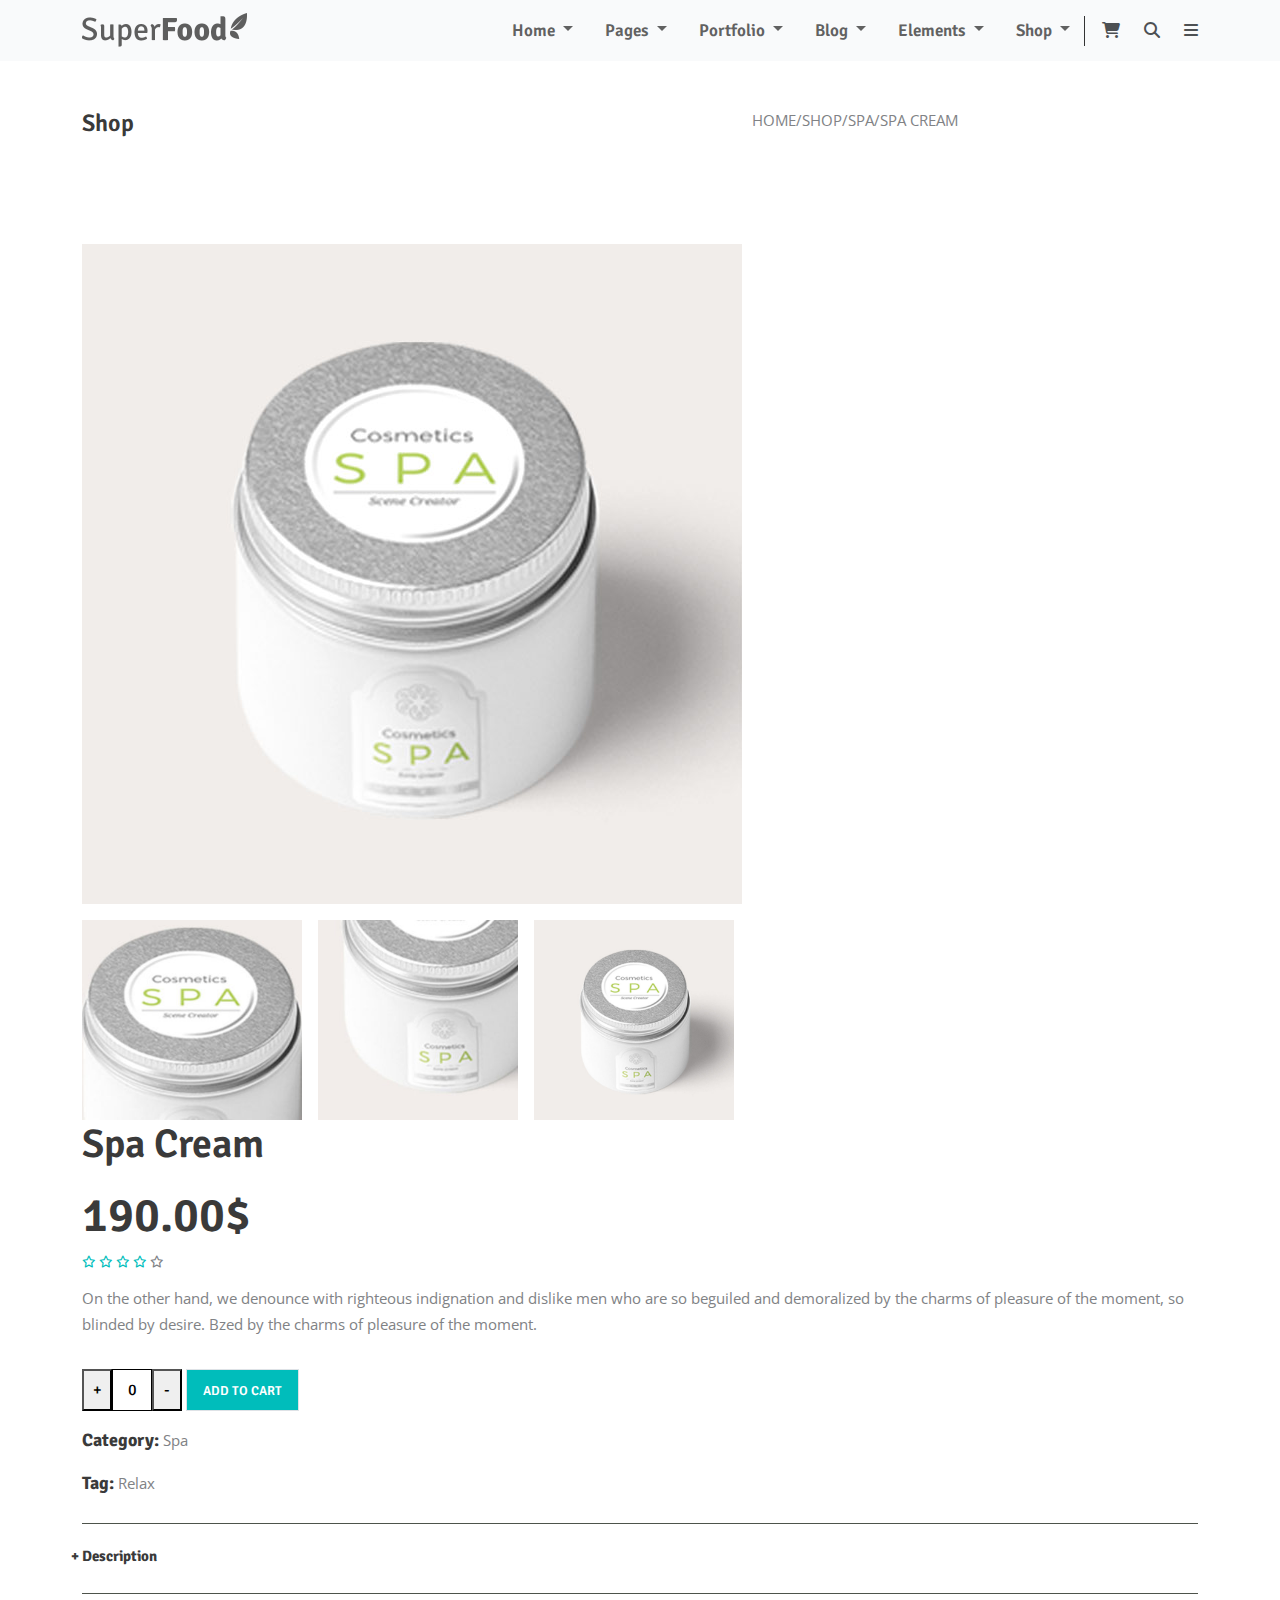
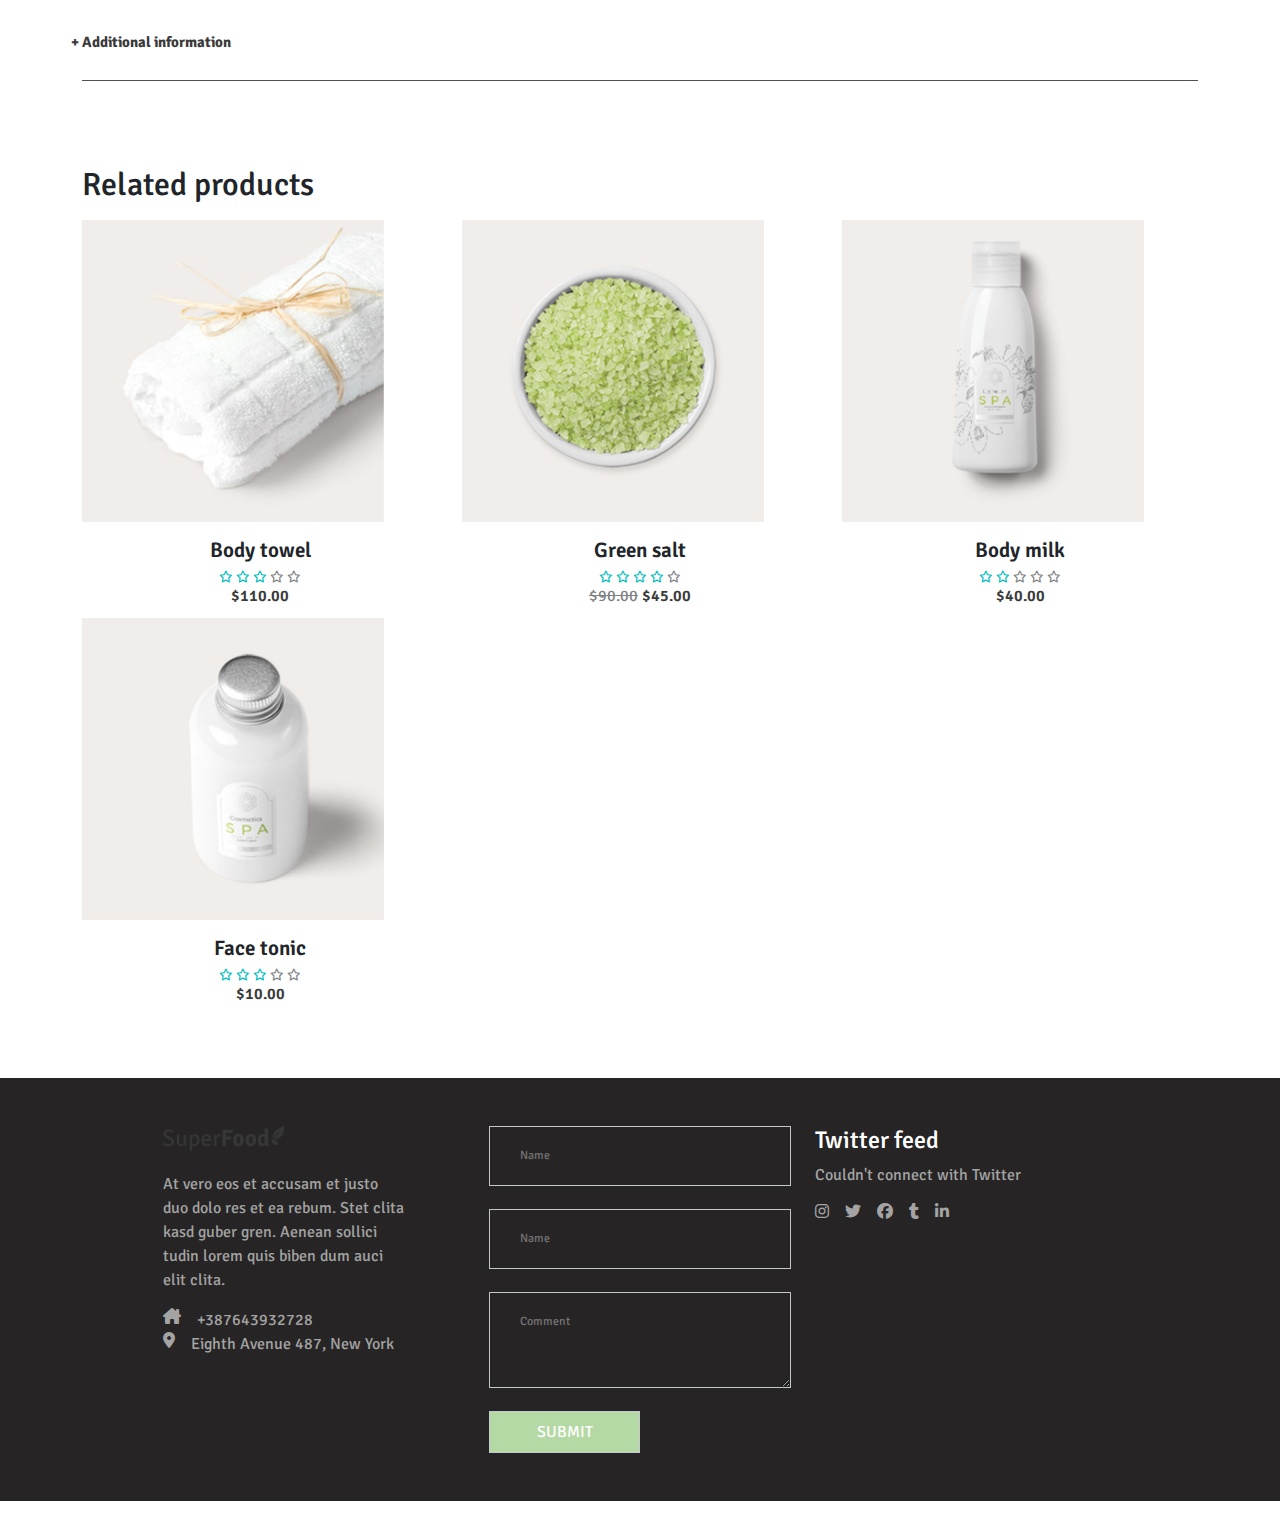
<file: spa.html>
<!DOCTYPE html>
<html lang="en">
<head>
    <meta charset="UTF-8">
    <meta name="viewport" content="width=device-width, initial-scale=1.0">
    <link href="https://cdn.jsdelivr.net/npm/bootstrap@5.3.3/dist/css/bootstrap.min.css" rel="stylesheet" integrity="sha384-QWTKZyjpPEjISv5WaRU9OFeRpok6YctnYmDr5pNlyT2bRjXh0JMhjY6hW+ALEwIH" crossorigin="anonymous">
    <link rel="stylesheet" href="https://cdnjs.cloudflare.com/ajax/libs/font-awesome/6.7.2/css/all.min.css" integrity="sha512-Evv84Mr4kqVGRNSgIGL/F/aIDqQb7xQ2vcrdIwxfjThSH8CSR7PBEakCr51Ck+w+/U6swU2Im1vVX0SVk9ABhg==" crossorigin="anonymous" referrerpolicy="no-referrer" />
    <link rel="stylesheet" href="./assets/css/offer.css">
    <link rel="stylesheet" href="./assets/css/spa.css">
    <link rel="stylesheet" href="./assets/css/main.css">
    <title>Document</title>
    
    <style>
    input::-webkit-outer-spin-button, input::-webkit-inner-spin-button{ 
    -webkit-appearance: none;
     margin: 0;
    }
     
    </style>
</head>
<body>

    <nav class="navbar navbar-expand-lg bg-body-tertiary sticky-top">
        <div class="container">
          <button class="navbar-toggler" type="button" data-bs-toggle="collapse" data-bs-target="#navbarSupportedContent" aria-controls="navbarSupportedContent" aria-expanded="false" aria-label="Toggle navigation">
            <span class="navbar-toggler-icon"></span>
          </button>

          <a class="navbar-brand" href="#">
            <img src="./assets/images/public/logo.png" style="width:165px;height:35px;"alt="Logo-image">
          </a>
          
          <div class="collapse navbar-collapse justify-content-end gap-2" id="navbarSupportedContent">
            <div class="navbar-item ">
                <ul class="navbar-nav ms-auto mb-2 mb-lg-0 d-flex gap-3">
                    <li class="nav-item dropdown">
                      <a class="nav-link dropdown-toggle" href="#" role="button" data-bs-toggle="dropdown" aria-expanded="false">
                        Home
                      </a>
                      <ul class="dropdown-menu bg-white">
                        <li><a class="dropdown-item" href="./index.html">Cosmetic Home </a></li>
                        <li><a class="dropdown-item" href="#">Tea Home </a></li>
                        <li><a class="dropdown-item" href="#">Coffee Home</a></li>
                        <li><a class="dropdown-item" href="#">Restaurant Home</a></li>
                      </ul>
                    </li>
      
                    <li class="nav-item dropdown">
                      <a class="nav-link dropdown-toggle" href="#" role="button" data-bs-toggle="dropdown" aria-expanded="false">
                        Pages
                      </a>
                      <ul class="dropdown-menu">
                        <li><a class="dropdown-item" href="./aboutUs.html">About Us</a></li>
                        <li><a class="dropdown-item" href="./whatoffer.html">What We Offer</a></li>
                        <li><a class="dropdown-item" href="#">Our Process</a></li>
                        <li><a class="dropdown-item" href="#">Get in Touch</a></li>
                      </ul>
                    </li>
      
                    <li class="nav-item dropdown">
                      <a class="nav-link dropdown-toggle" href="#" role="button" data-bs-toggle="dropdown" aria-expanded="false">
                        Portfolio
                      </a>
                      <ul class="dropdown-menu">
                        <li><a class="dropdown-item" href="#">Gallery</a></li>
                        <li><a class="dropdown-item" href="#">Standard</a></li>
                        <li><a class="dropdown-item" href="#">Masonary</a></li>
                      </ul>
                    </li>
                
                    <li class="nav-item dropdown">
                      <a class="nav-link dropdown-toggle" href="#" role="button" data-bs-toggle="dropdown" aria-expanded="false">
                        Blog
                      </a>
                      <ul class="dropdown-menu">
                        <li><a class="dropdown-item" href="#">Action</a></li>
                        <li><a class="dropdown-item" href="#">Another action</a></li>
                        <li><a class="dropdown-item" href="#">Something else here</a></li>
                      </ul>
                    </li>
      
                    <li class="nav-item dropdown">
                      <a class="nav-link dropdown-toggle" href="#" role="button" data-bs-toggle="dropdown" aria-expanded="false">
                        Elements
                      </a>
                      <ul class="dropdown-menu">
                        <li><a class="dropdown-item" href="#">Action</a></li>
                        <li><a class="dropdown-item" href="#">Another action</a></li>
                        <li><a class="dropdown-item" href="#">Something else here</a></li>
                      </ul>
                    </li>
      
                    <li class="nav-item dropdown">
                      <a class="nav-link dropdown-toggle" href="#" role="button" data-bs-toggle="dropdown" aria-expanded="false">
                        Shop
                      </a>
                      <ul class="dropdown-menu">
                        <li><a class="dropdown-item" href="#">Action</a></li>
                        <li><a class="dropdown-item" href="#">Another action</a></li>
                        <li><a class="dropdown-item" href="#">Something else here</a></li>
                      </ul>
                    </li>
                  </ul>
                  </div>

                  <div class="fa-button d-flex gap-4 ms-3">
                    <span class="card-btn">
                        <i class="fa-solid fa-cart-shopping"></i>
                      </span>
                      <span class="search-btn">
                        <i class="fa-solid fa-magnifying-glass"></i>
                      </span>
                      <span class="bars-btn">
                        <i class="fa-solid fa-bars"></i>
                      </span>
            </div>
          </div>
        </div>
      </nav>
      
      <header class="header py-5">
        <div class="container">
            <div class="row">
                <div class="title1">
                    <h3>Shop</h3>
               </div>
               <div class="title2">
                   <p>HOME/SHOP/SPA/SPA CREAM</p>
               </div>               
            </div>
        </div>

      </header>


      <section class="Add-to-cart py-5">
        <div class="container">
            <div class="row ">
                 <div class="col-xxl-6 d-flex flex-column gap-3">
                    <div class="pictures">
                        <img src="./assets/images/newProduct/spa1.jpg" alt="">
                    </div>

                    <div class="photos d-flex gap-3">
                        <div class="photo1">
                             <img  src="./assets/images/spa/spa1-2-300x300.jpg" width="220" height="200" alt="">
                        </div>
                        <div class="photo2">
                           <img src="./assets/images/spa/spa1-3-300x300.jpg"  width="200" height="200" alt="">
                        </div>
                        <div class="photo3">
                           <img src="./assets/images/spa/spa1.jpg"  width="200" height="200" alt="">
                        </div>
                    </div>

                 </div>

                 <div class="col-xxl-6 ">
                    <div class="information d-flex flex-column gap-3">
                        <div class="title">
                            <h1>Spa Cream</h1>
                        </div>

                        <div class="price">
                           <span>190.00$</span>
                        </div>

                        <div class="rating">
                            <i class="fa-regular fa-star checked"></i>
                            <i class="fa-regular fa-star checked"></i>
                            <i class="fa-regular fa-star checked"></i>
                            <i class="fa-regular fa-star checked"></i>
                            <i class="fa-regular fa-star"></i>
  
                           </div>

                           <div class="paragraph">
                            <p>On the other hand, we denounce with righteous indignation and dislike men who are so beguiled and demoralized by the charms of pleasure of the moment, so blinded by desire. Bzed by the charms of pleasure of the moment.</p>
                           </div>

                           <div class="AddtoCart d-flex gap-1">
                            <div class="btn1 d-inline-flex">
                                <button onclick="increaseNumber()" class="plus py-1">+</button>
                                <input type="number" value="0" class="border border-black" />
                                <button onclick="decreaseNumber()" class="minus">-</button>
                            </div>

                            <div class="btn2">
                                    <button class="border px-3 py-2">
                                    <a href="#" style="color:#ffffff;" >ADD TO CART</a></button>
                            </div>
                        
                           </div>

                           <div class="details"> 
                             <p><span>Category:</span> Spa</p>
                            <p><span>Tag:</span> Relax</p>
                           </div>

                           <div class="desc my-3 d-flex gap-2">
                               <p class="desc1" onclick="myFunction()">Description</p>
                           </div>

                           <div class="desc-para">
                              <p>Lorem ipsum dolor sit amet, consetetur sadipscing elitr, sed diam nonumy eirmod tempor invidunt ut labore et dolore magna aliquyam erat . At vero eos et accusam et justo duo dolores et ea rebum. Stet clita kasd gubergren.</p>
                           </div>

                           <div class="add-info">
                               <p class="add-info1" onclick="AdditionInfo()">Additional information</p>
                           </div>

                           <div class="addInfo-para">
                            <span class=""><strong>Weight:</strong> 1Kg</span>
                            <span class=""> <strong> Dimensions:</strong> 30*30*30 cm</span>
                         </div>
                    </div>
                 </div>
            </div>
        </div>
      </section>

      <section class="products py-5">
            <div class="container">
              <div class="title">
                  <h2>Related products</h2>
              </div>
              <div class="row mt-3">
                <div class="col-xxl-3 col-xl-4 col-lg-4 col-md-6">
                  <div class="details">
                    <div class="picture">
                        <img src="./assets/images/newProduct/spa5.jpg" alt="spa5">
                        <a href="#" class=" btn px-4 py-2">Add to card</a>
                    </div>
    
                    <div class=" mt-3 information">
                             <div class="title">
                                       <h3>Body towel</h3>
                             </div>
                             <div class="rating">
                              <i class="fa-regular fa-star checked"></i>
                              <i class="fa-regular fa-star checked"></i>
                              <i class="fa-regular fa-star checked"></i>
                              <i class="fa-regular fa-star"></i>
                              <i class="fa-regular fa-star"></i>
    
                             </div>
                             <div class="price">
                                 <span>$110.00</span>
                             </div>
                    </div>
                  </div>
                </div>

          <div class="col-xxl-3 col-xl-4 col-lg-4 col-md-6">
            <div class="details">
              <div class="picture">
                  <img src="./assets/images/newProduct/spa2.jpg" alt="spa2">
                  <a href="#" class=" btn px-4 py-2">Add to card</a>
              </div>

              <div class="mt-3 information ">
                       <div class="title">
                                 <h3>Green salt</h3>
                       </div>
                       <div class="rating">
                        <i class="fa-regular fa-star checked"></i>
                        <i class="fa-regular fa-star checked"></i>
                        <i class="fa-regular fa-star checked"></i>
                        <i class="fa-regular fa-star checked"></i>
                        <i class="fa-regular fa-star"></i>

                       </div>
                       <div class="price">
                        <del style="color:#808285;">$90.00</del>
                           <span>$45.00</span>
                       </div>
              </div>
            </div>
          </div>

          <div class="col-xxl-3 col-xl-4 col-lg-4 col-md-6">
            <div class="details">
              <div class="picture">
                  <img src="./assets/images/newProduct/spa3.jpg" alt="spa3">
                  <a href="#" class=" btn px-4 py-2">Add to card</a>
              </div>

              <div class="mt-3 information ">
                       <div class="title">
                                 <h3>Body milk</h3>
                       </div>
                       <div class="rating">
                        <i class="fa-regular fa-star checked"></i>
                        <i class="fa-regular fa-star checked "></i>
                        <i class="fa-regular fa-star "></i>
                        <i class="fa-regular fa-star "></i>
                        <i class="fa-regular fa-star"></i>

                       </div>
                       <div class="price">
                           <span>$40.00</span>
                       </div>
              </div>
            </div>
          </div>
          <div class="col-xxl-3 col-xl-4 col-lg-4 col-md-6">
            <div class="details">
              <div class="picture">
                  <img src="./assets/images/newProduct/spa6.jpg" alt="spa6">
                  <a href="#" class=" btn px-4 py-2">Add to card</a>
              </div>

              <div class=" mt-3 information">
                       <div class="title">
                                 <h3>Face tonic</h3>
                       </div>
                       <div class="rating">
                        <i class="fa-regular fa-star checked"></i>
                        <i class="fa-regular fa-star checked"></i>
                        <i class="fa-regular fa-star checked"></i>
                        <i class="fa-regular fa-star"></i>
                        <i class="fa-regular fa-star"></i>

                       </div>
                       <div class="price">
                           <span>$10.00</span>
                       </div>
              </div>
            </div>
          </div>
              </div>
            </div>
      </section>


      <footer class="footer py-4">
        <div class="row py-5">
          <div class="col-lg-3 col-xl-3 col-lg-3 col-md-12 col-sm-12 d-flex flex-column gap-1">
                <div class="title">
                  <div class="image">
                    <img  src="./assets/images/public/logo.png" style="width:40%; color: white;" alt="logo">
                  </div>
                  <div class="paragraph">
                    <p>At vero eos et accusam et justo duo dolo res et ea rebum. Stet clita kasd guber gren. Aenean sollici tudin lorem quis biben dum auci elit clita.</p>
                  </div>
                  <div class="number d-flex flex-row gap-3">
                    <i class="fa-solid fa-house-chimney"></i>
                    <span>+387643932728</span>
                  </div>
                  <div class="address d-flex flex-row gap-3">
                    <i class="fa-solid fa-location-dot"></i>
                     <p> Eighth Avenue 487, New York</p>
                  </div>
                </div>
          </div>

          <div class="col-lg-3 col-xl-3  col-lg-3 col-md-12 col-sm-12">
            <form class="form d-flex flex-column gap-2" action="">
                <input class=" name border border-secondary-subtle " type="text" placeholder="Name" name="Name" required>

                <input class=" email border border-secondary-subtle " type="email" placeholder="Name" name="Name" required>

                <textarea class=" comment border border-secondary-subtle" name="comment" cols="40" rows="3" placeholder="Comment" required></textarea>

                <input type="submit" value="SUBMIT" class="submit w-50 py-2 px-4 border border-secondary-subtle text-white" style="text-align: center;"">
            </form>
          </div>

          <div class="col-lg-3 col-xl-3 col-lg-3 col-md-12 col-sm-12">
            <div class="icons">
              <div class="title text-white">
                 <h4>Twitter feed</h4>
              </div>
              <div class="paragraph">
                <p>Couldn't connect with Twitter</p>
              </div>
              <div class="icon d-flex flex-row gap-3">
                <i class="fa-brands fa-instagram"></i>
                <i class="fa-brands fa-twitter"></i>
                <i class="fa-brands fa-facebook"></i>
                <i class="fa-brands fa-tumblr"></i>
                <i class="fa-brands fa-linkedin-in"></i>
              </div>
            </div>
          </div>

        </div>
</footer>

       <script src="./assets/js/index.js"></script>
      <script src="https://cdn.jsdelivr.net/npm/bootstrap@5.3.3/dist/js/bootstrap.bundle.min.js" integrity="sha384-YvpcrYf0tY3lHB60NNkmXc5s9fDVZLESaAA55NDzOxhy9GkcIdslK1eN7N6jIeHz" crossorigin="anonymous"></script>
</body>
</html>
</file>
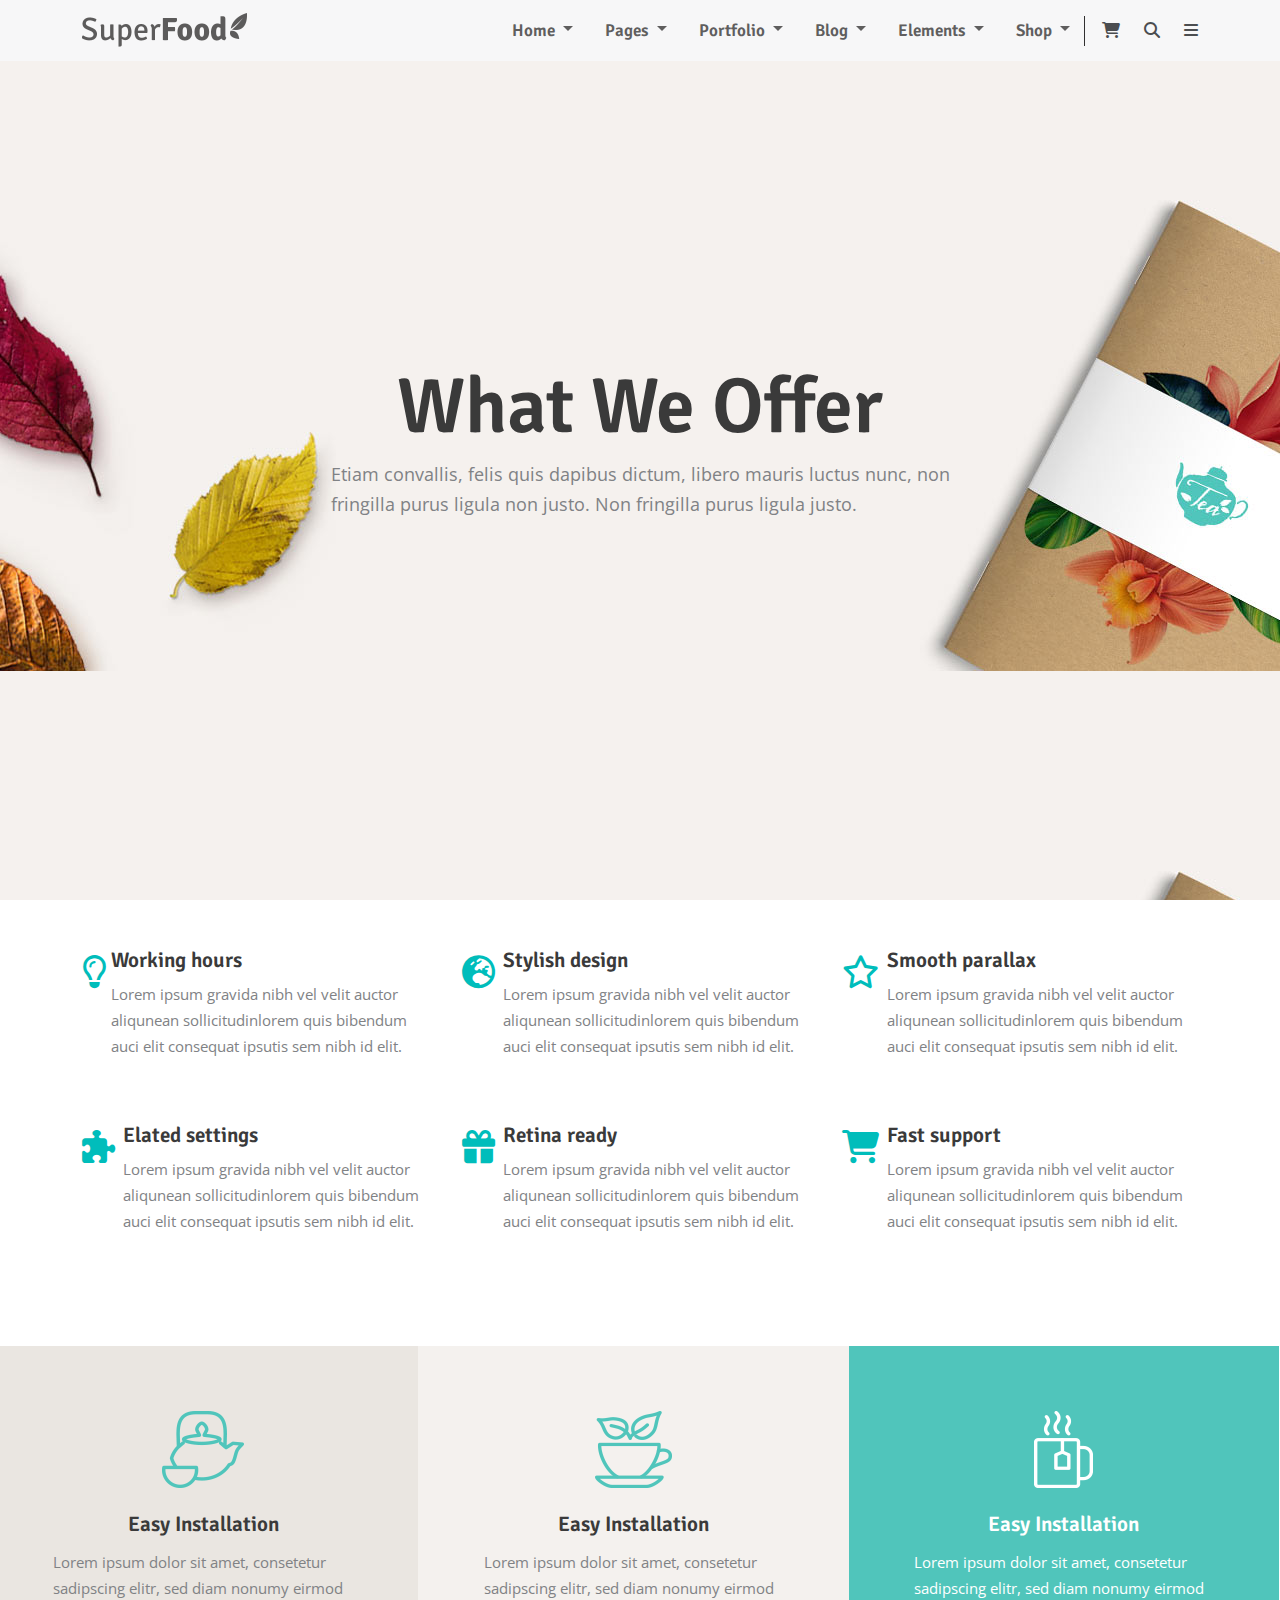
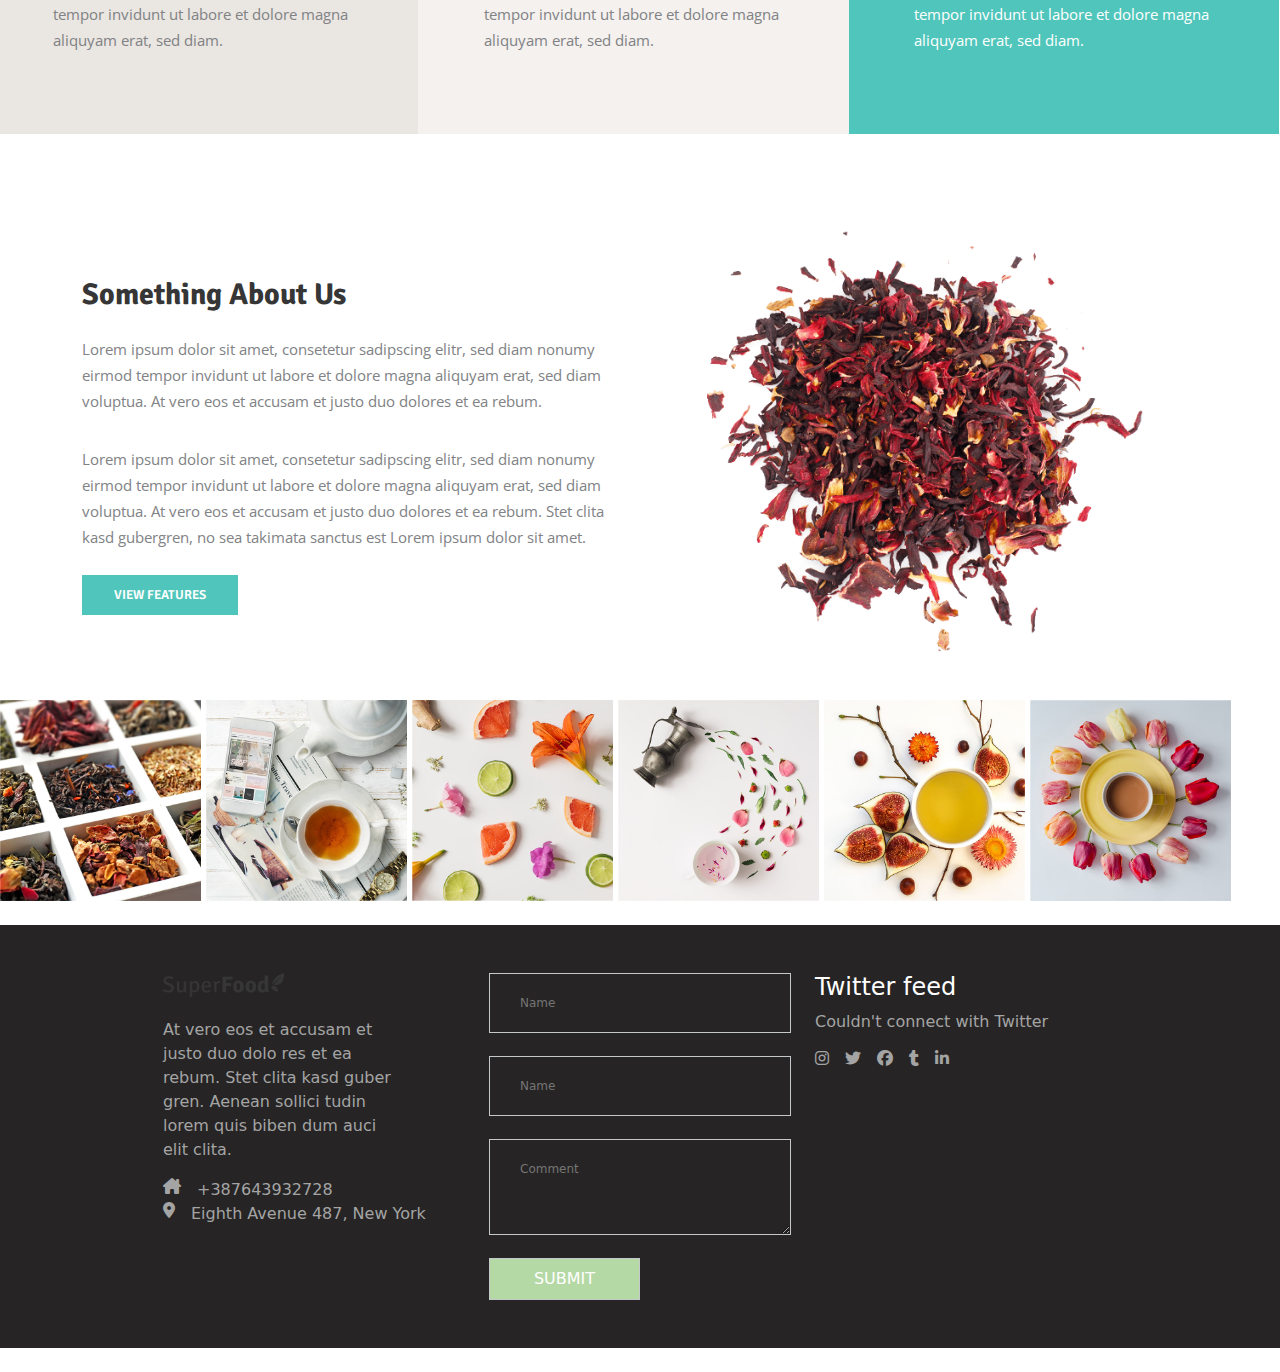
<file: whatoffer.html>
<!DOCTYPE html>
<html lang="en">
<head>
    <meta charset="UTF-8">
    <meta name="viewport" content="width=device-width, initial-scale=1.0">
    <link href="https://cdn.jsdelivr.net/npm/bootstrap@5.3.3/dist/css/bootstrap.min.css" rel="stylesheet" integrity="sha384-QWTKZyjpPEjISv5WaRU9OFeRpok6YctnYmDr5pNlyT2bRjXh0JMhjY6hW+ALEwIH" crossorigin="anonymous">
    <link rel="stylesheet" href="https://cdnjs.cloudflare.com/ajax/libs/font-awesome/6.7.2/css/all.min.css" integrity="sha512-Evv84Mr4kqVGRNSgIGL/F/aIDqQb7xQ2vcrdIwxfjThSH8CSR7PBEakCr51Ck+w+/U6swU2Im1vVX0SVk9ABhg==" crossorigin="anonymous" referrerpolicy="no-referrer" />
    <link rel="stylesheet" href="./assets/css/offer.css">
    <title>What-we-offer-SuperFood</title>
</head>
<body>

    <nav class="navbar navbar-expand-lg bg-body-tertiary fixed-top ">
        <div class="container">
          <button class="navbar-toggler" type="button" data-bs-toggle="collapse" data-bs-target="#navbarSupportedContent" aria-controls="navbarSupportedContent" aria-expanded="false" aria-label="Toggle navigation">
            <span class="navbar-toggler-icon"></span>
          </button>

          <a class="navbar-brand" href="#">
            <img src="./assets/images/public/logo.png" style="width:165px;height:35px;"alt="Logo-image">
          </a>
          
          <div class="collapse navbar-collapse justify-content-end gap-2" id="navbarSupportedContent">
            <div class="navbar-item ">
                <ul class="navbar-nav ms-auto mb-2 mb-lg-0 d-flex gap-3">
                    <li class="nav-item dropdown">
                      <a class="nav-link dropdown-toggle" href="#" role="button" data-bs-toggle="dropdown" aria-expanded="false">
                        Home
                      </a>
                      <ul class="dropdown-menu bg-white">
                        <li><a class="dropdown-item" href="./index.html">Cosmetic Home </a></li>
                        <li><a class="dropdown-item" href="#">Tea Home </a></li>
                        <li><a class="dropdown-item" href="#">Coffee Home</a></li>
                        <li><a class="dropdown-item" href="#">Restaurant Home</a></li>
                      </ul>
                    </li>
      
                    <li class="nav-item dropdown">
                      <a class="nav-link dropdown-toggle" href="#" role="button" data-bs-toggle="dropdown" aria-expanded="false">
                        Pages
                      </a>
                      <ul class="dropdown-menu">
                        <li><a class="dropdown-item" href="./aboutUs.html">About Us</a></li>
                        <li><a class="dropdown-item" href="#">What We Offer</a></li>
                        <li><a class="dropdown-item" href="#">Our Process</a></li>
                        <li><a class="dropdown-item" href="#">Get in Touch</a></li>
                      </ul>
                    </li>
      
                    <li class="nav-item dropdown">
                      <a class="nav-link dropdown-toggle" href="#" role="button" data-bs-toggle="dropdown" aria-expanded="false">
                        Portfolio
                      </a>
                      <ul class="dropdown-menu">
                        <li><a class="dropdown-item" href="#">Gallery</a></li>
                        <li><a class="dropdown-item" href="#">Standard</a></li>
                        <li><a class="dropdown-item" href="#">Masonary</a></li>
                      </ul>
                    </li>
                
                    <li class="nav-item dropdown">
                      <a class="nav-link dropdown-toggle" href="#" role="button" data-bs-toggle="dropdown" aria-expanded="false">
                        Blog
                      </a>
                      <ul class="dropdown-menu">
                        <li><a class="dropdown-item" href="#">Action</a></li>
                        <li><a class="dropdown-item" href="#">Another action</a></li>
                        <li><a class="dropdown-item" href="#">Something else here</a></li>
                      </ul>
                    </li>
      
                    <li class="nav-item dropdown">
                      <a class="nav-link dropdown-toggle" href="#" role="button" data-bs-toggle="dropdown" aria-expanded="false">
                        Elements
                      </a>
                      <ul class="dropdown-menu">
                        <li><a class="dropdown-item" href="#">Action</a></li>
                        <li><a class="dropdown-item" href="#">Another action</a></li>
                        <li><a class="dropdown-item" href="#">Something else here</a></li>
                      </ul>
                    </li>
      
                    <li class="nav-item dropdown">
                      <a class="nav-link dropdown-toggle" href="#" role="button" data-bs-toggle="dropdown" aria-expanded="false">
                        Shop
                      </a>
                      <ul class="dropdown-menu">
                        <li><a class="dropdown-item" href="#">Action</a></li>
                        <li><a class="dropdown-item" href="#">Another action</a></li>
                        <li><a class="dropdown-item" href="#">Something else here</a></li>
                      </ul>
                    </li>
                  </ul>
                  </div>

                  <div class="fa-button d-flex gap-4 ms-3">
                    <span class="card-btn">
                        <i class="fa-solid fa-cart-shopping"></i>
                      </span>
                      <span class="search-btn">
                        <i class="fa-solid fa-magnifying-glass"></i>
                      </span>
                      <span class="bars-btn">
                        <i class="fa-solid fa-bars"></i>
                      </span>
            </div>
          </div>
        </div>
      </nav>

      <header class="header vh-100 ">
           <div class="image-header vh-100 d-flex flex-column justify-content-center align-items-center">
               <h2>What We Offer</h2>
               <p>Etiam convallis, felis quis dapibus dictum, libero mauris luctus nunc, non <br> 
                fringilla purus ligula non justo. Non fringilla purus ligula  justo.
                </p>
           </div>
      </header>

      <section class="row-section py-5">
        <div class="container">
              <div class="row d-flex row-gap-5">
                <div class="item col-lg-4 d-flex gap-1">
                    <div class="icon">
                        <i class="fa-regular fa-lightbulb"></i>
                    </div>
                    <div class="content">
                        <div class="title">
                            <h3>Working hours</h3>
                        </div>
    
                        <div class="paragraph">
                            <p>Lorem ipsum gravida nibh vel velit auctor aliqunean sollicitudinlorem quis bibendum auci elit consequat ipsutis sem nibh id elit.</p>
                        </div>
                    </div>
                    
                </div>

                <div class="item col-lg-4 d-flex gap-2">
                    <div class="icon">
                        <i class="fa-solid fa-earth-europe"></i>
                    </div>
                        
                    <div class="content">
                        <div class="title">
                            <h3>Stylish design</h3>
                        </div>
    
                        <div class="paragraph">
                            <p>Lorem ipsum gravida nibh vel velit auctor aliqunean sollicitudinlorem quis bibendum auci elit consequat ipsutis sem nibh id elit.</p>
                        </div>
                    </div>
                    
                    
                </div>

                <div class="item col-lg-4 d-flex gap-2">
                    <div class="icon">
                        <i class="fa-regular fa-star"></i>
                    </div>

                    <div class="content">
                        <div class="title">
                            <h3>Smooth parallax</h3>
                        </div>
    
                        <div class="paragraph">
                            <p>Lorem ipsum gravida nibh vel velit auctor aliqunean sollicitudinlorem quis bibendum auci elit consequat ipsutis sem nibh id elit.</p>
                        </div>
                    </div>
                    
                </div>

                <div class="item col-lg-4 d-flex gap-2">
                    <div class="icon">
                        <i class="fa-solid fa-puzzle-piece"></i>
                    </div>

                    <div class="content">
                        <div class="title">
                            <h3>Elated settings</h3>
                        </div>
                        <div class="paragraph">
                            <p>Lorem ipsum gravida nibh vel velit auctor aliqunean sollicitudinlorem quis bibendum auci elit consequat ipsutis sem nibh id elit.</p>
                        </div>
                    </div>
                    
                    
                </div>

                <div class="item col-lg-4 d-flex gap-2">
                    <div class="icon">
                        <i class="fa-solid fa-gift"></i>
                    </div>

                    <div class="content">
                        <div class="title">
                            <h3>Retina ready</h3>
                        </div>
                        <div class="paragraph">
                            <p>Lorem ipsum gravida nibh vel velit auctor aliqunean sollicitudinlorem quis bibendum auci elit consequat ipsutis sem nibh id elit.</p>
                        </div>
                    </div>
                    
                </div>

                <div class="item col-lg-4 d-flex gap-2">
                    <div class="icon">
                        <i class="fa-solid fa-cart-shopping"></i>
                    </div>

                    <div class="content">
                        <div class="title">
                            <h3>Fast support</h3>
                        </div>
                        <div class="paragraph">
                            <p>Lorem ipsum gravida nibh vel velit auctor aliqunean sollicitudinlorem quis bibendum auci elit consequat ipsutis sem nibh id elit.</p>
                        </div>
                    </div>
                </div>
              </div>
        </div>

      </section>



      <section class="services py-5">
        <div class="row vh-50">
          <div class=" item service1 col-lg-4 col-xxl-4 col-xl-4 col-md-8 d-flex flex-column  justify-content-center align-items-center gap-4">
            <div class="icon">
                  <img src="./assets/images/public/services-icon1-1.png" alt="service-icon-1">
            </div>

            <div class="content d-flex flex-column align-items-center gap-1">
              <div class="title">
                <h3>Easy Installation</h3>
              </div>
              <div class="paragraph">
                <p>Lorem ipsum dolor sit amet, consetetur sadipscing elitr, sed diam nonumy eirmod tempor invidunt ut labore et dolore magna aliquyam erat, sed diam.</p>
              </div>
            </div>
          </div>

          <div class=" item service2 col-lg-4 col-xxl-4 col-xl-4 col-md-8 d-flex flex-column justify-content-center align-items-center gap-4">
            <div class="icon">
                  <img src="./assets/images/public/services-icon2.png" alt="service-icon2">
            </div>

            <div class="content d-flex flex-column align-items-center gap-1">
              <div class="title">
                <h3>Easy Installation</h3>
              </div>
              <div class="paragraph">
                <p>Lorem ipsum dolor sit amet, consetetur sadipscing elitr, sed diam nonumy eirmod tempor invidunt ut labore et dolore magna aliquyam erat, sed diam.</p>
              </div>
            </div> 
          </div>

          <div class=" item service3 col-lg-4 col-xxl-4 col-xl-4 col-md-8 d-flex flex-column justify-content-center align-items-center gap-4">
            <div class="icon">
                  <img src="./assets/images/public/services-icon3.png" alt="service-icon-3">
            </div>

            <div class="content d-flex flex-column align-items-center gap-1">
              <div class="title">
                <h3 style="color: #ffffff">Easy Installation</h3>
              </div>
              <div class="paragraph">
                <p style="color: #ffffff">Lorem ipsum dolor sit amet, consetetur sadipscing elitr, sed diam nonumy eirmod tempor invidunt ut labore et dolore magna aliquyam erat, sed diam.</p>
              </div>
            </div>
          </div>
        </div>
      </section>



      <section class="aboutus py-5">
        <div class="container">
          <div class="row">
            <div class="pt-5 left col-xxl-6 col-xl-6 col-lg-12 d-flex col-gap-2">
              <div class="description">
                       <div class="title">
                             <h2>Something About Us</h2>
                       </div>

                       <div class=" pt-3 paragraph d-flex flex-column gap-3">
                        <p>Lorem ipsum dolor sit amet, consetetur sadipscing elitr, sed diam nonumy eirmod tempor invidunt ut labore et dolore magna aliquyam erat, sed diam voluptua. At vero eos et accusam et justo duo dolores et ea rebum.</p>
                        <p>Lorem ipsum dolor sit amet, consetetur sadipscing elitr, sed diam nonumy eirmod tempor invidunt ut labore et dolore magna aliquyam erat, sed diam voluptua. At vero eos et accusam et justo duo dolores et ea rebum. Stet clita kasd gubergren, no sea takimata sanctus est Lorem ipsum dolor sit amet.</p>
                       </div>
                      
                       <div class="button pt-3">
                           <a style="color:#ffffff;" href="#">VIEW FEATURES</a>
                       </div>
              </div>
            </div>

            <div class="right col-xxl-6 col-xl-6 col-lg-12">
              <div class="image d-flex justify-content-center align-items-start">
                 <img src="./assets/images/public/aboutUs.png" alt="aboutus">
              </div>

            </div>
          </div>
        </div>

      </section>


       <section class="image-slider">
        <div class="row vw-100">
          <div class="photo">
            <img src="./assets/images/whatOffer-imageslider/tea-home-gallery1.jpg" alt="">
            <img src="./assets/images/whatOffer-imageslider/tea-home-gallery2.jpg" alt="">
            <img src="./assets/images/whatOffer-imageslider/tea-home-gallery3 .jpg" alt="">
            <img src="./assets/images/whatOffer-imageslider/tea-home-gallery4.jpg" alt="">
            <img src="./assets/images/whatOffer-imageslider/tea-home-gallery5.jpg" alt="">
            <img src="./assets/images/whatOffer-imageslider/tea-home-gallery6.jpg" alt="">
          </div>
        </div>

       </section>


      <footer class="footer py-4">
        <div class="row py-5">
          <div class="col-lg-3 col-xl-3 col-lg-3 col-md-12 col-sm-12 d-flex flex-column gap-1">
                <div class="title">
                  <div class="image">
                    <img  src="./assets/images/public/logo.png" style="width:40%; color: white;" alt="logo">
                  </div>
                  <div class="paragraph">
                    <p>At vero eos et accusam et justo duo dolo res et ea rebum. Stet clita kasd guber gren. Aenean sollici tudin lorem quis biben dum auci elit clita.</p>
                  </div>
                  <div class="number d-flex flex-row gap-3">
                    <i class="fa-solid fa-house-chimney"></i>
                    <span>+387643932728</span>
                  </div>
                  <div class="address d-flex flex-row gap-3">
                    <i class="fa-solid fa-location-dot"></i>
                     <p> Eighth Avenue 487, New York</p>
                  </div>
                </div>
          </div>

          <div class="col-lg-3 col-xl-3  col-lg-3 col-md-12 col-sm-12">
            <form class="form d-flex flex-column gap-2" action="">
                <input class=" name border border-secondary-subtle " type="text" placeholder="Name" name="Name" required>

                <input class=" email border border-secondary-subtle " type="email" placeholder="Name" name="Name" required>

                <textarea class=" comment border border-secondary-subtle" name="comment" cols="40" rows="3" placeholder="Comment" required></textarea>

                <input type="submit" value="SUBMIT" class="submit w-50 py-2 px-4 border border-secondary-subtle text-white" style="text-align: center;"">
            </form>
          </div>

          <div class="col-lg-3 col-xl-3 col-lg-3 col-md-12 col-sm-12">
            <div class="icons">
              <div class="title text-white">
                 <h4>Twitter feed</h4>
              </div>
              <div class="paragraph">
                <p>Couldn't connect with Twitter</p>
              </div>
              <div class="icon d-flex flex-row gap-3">
                <i class="fa-brands fa-instagram"></i>
                <i class="fa-brands fa-twitter"></i>
                <i class="fa-brands fa-facebook"></i>
                <i class="fa-brands fa-tumblr"></i>
                <i class="fa-brands fa-linkedin-in"></i>
              </div>
            </div>
          </div>

        </div>
</footer>



    <script src="https://cdn.jsdelivr.net/npm/bootstrap@5.3.3/dist/js/bootstrap.bundle.min.js" integrity="sha384-YvpcrYf0tY3lHB60NNkmXc5s9fDVZLESaAA55NDzOxhy9GkcIdslK1eN7N6jIeHz" crossorigin="anonymous"></script>
    <script src="./assets/js/index.js"></script>
</body>
</html>
</file>
<file: assets/css/main.css>
@import url('https://fonts.googleapis.com/css2?family=Open+Sans:ital,wght@0,300..800;1,300..800&family=Signika:wght@300..700&display=swap');


*{
    margin:0;
    padding: 0;
    box-sizing: border-box;
}
:root{
    --mainfont:"Signika";
    --secfont:"Open Sans", sans-serif;
    --maincColor: rgb(77, 83, 75);
    --secColor:rgb(181, 217, 165);
}
a{
    text-decoration: none;
}

body{
    font-family:var(--mainfont);
    /*height: 5000px;*/
}
.navbar{
    background-color: rgb(128, 130, 133);
    opacity:0.80;
}
.navbar-item .navbar-nav .dropdown-menu .dropdown-item{
    font-family: var(--secfont);
    font-size:13px;
    font-weight:400;
}
.navbar-item .navbar-nav .nav-link{
    color: rgb(58, 58, 58);
    font-size: 17px;
    font-weight: 600;
}

.navbar-item .navbar-nav .nav-link:hover{
    color:rgb(181, 217, 165);

}

/*  start header */

.header .carousel-inner .carousel-item .carousel-inner{
    /*
    height:1000px;
    max-width: 1512px;  */
    position:absolute;
    top:0px;
    left:0px;
}

.header .carousel-inner .carousel-item .slider-image1 {
    background-image: url(../images/public/slider1.jpg);
    background-size: cover;
    background-position: center;
    /*
    min-height: 1000px;
    */
    height:100vh;
    display: flex;
    flex-direction: column;
    justify-content: center;
    align-items: center;

}

.header .carousel-inner .carousel-item .slider-image1 .description{
    
    /*height:450x;*/
    max-width:760px;
    display: flex;
    flex-wrap: wrap;
    justify-content: center;
    animation:slideInFromBottom 4s;

}
@keyframes slideInFromBottom{
    from{
            transform:translateY(100%);
    }

    to{
           transform: translateY(0);
    }

}
.header .carousel-inner .carousel-item .slider-image1 .description .title h1{
    font-family: var(--mainfont);
    font-size: 100px;
    font-weight: 700;
    line-height: 124px;
    color:rgb(58,58,58);
}
@media screen and (max-width:1000px){
    .header .carousel-inner .carousel-item .slider-image1 .description .title h1{
        font-family: var(--mainfont);
        font-size:80px;
        font-weight: 600;
    }
}
.header .carousel-inner .carousel-item .slider-image1 .description .title p{
    font-family: var(--secfont);
    font-size: 20px;
    font-weight: 400;
    line-height: 30px;
    color:rgb(147,149,152);
}
@media screen and (max-width:750px){
    .header .carousel-inner .carousel-item .slider-image1 .description .title p{
        font-family: var(--secfont);
        font-size: 15px;
        font-weight: 300;
        line-height: 20px;
         color:rgb(147,149,152);
    }
}

.header .carousel-inner .carousel-item .slider-image1 .description .btn a{
background-color: rgb(96, 167, 96);
}

.header .carousel-inner .carousel-item .slider-image2 {
    background-image: url(../images/public/slider2.jpg);
    background-size: cover;
    background-position: center;
    /*
    width:100%;
    height: 100%;
    */
    height:100vh;
    display: flex;
    flex-direction: column;
    justify-content: flex-end;
}
.header .carousel-inner .carousel-item .slider-image2 .description{
    /*height:400px;*/
    max-width:760px;
    display: flex;
    flex-wrap: wrap;
    animation:slideInFromBottom 2s;

}
@keyframes slideInFromBottom{
    from{
            transform:translateY(100%);
    }

    to{
           transform: translateY(0);
    }

}

.header .carousel-inner .carousel-item .slider-image2 .description .title h1{
    font-family: var(--mainfont);
    font-size: 80px;
    font-weight: 700;
    line-height: 89px;
    color:rgb(58,58,58);
}

@media screen and (max-width:1000px){
    .header .carousel-inner .carousel-item .slider-image2 .description .title h1{
        font-family: var(--mainfont);
        font-size:60px;
        font-weight: 500;
    }
}

@media screen and (max-width:663px){
    .header .carousel-inner .carousel-item .slider-image2 .description .title h1{
        font-family: var(--mainfont);
        font-size:50px;
        font-weight: 400;
    }
}

@media screen and (max-width:552px){
    .header .carousel-inner .carousel-item .slider-image2 .description .title h1{
        font-family: var(--mainfont);
        font-size:40px;
        font-weight: 500;
    }
}


.header .carousel-inner .carousel-item .slider-image2 .description .btn a{
    background-color: rgb(96, 167, 96);
    }


.header .carousel-inner .carousel-item .slider-image3 {
    background-image: url(../images/public/slider3.jpg);
    background-size: cover;
    background-position: center;
    height:100vh;
    display: flex;
    flex-direction: column;
    justify-content: center;
    align-items: center;
}

.header .carousel-inner .carousel-item .slider-image3 .description{
    
    /*height:450px;*/
    max-width:760px;
    display: flex;
    flex-wrap: wrap;
    justify-content: center;
   animation:slideInFromBottom 2s;

}

@keyframes slideInFromBottom{
    from{
            transform:translateY(100%);
    }

    to{
           transform: translateY(0);
    }

}
.header .carousel-inner .carousel-item .slider-image3 .description .title h1{
    font-family: var(--mainfont);
    font-size: 124px;
    font-weight: 700;
    line-height: 124px;
    color:rgb(58,58,58);
}

@media screen and (max-width:1000px){
    .header .carousel-inner .carousel-item .slider-image3 .description .title h1{
        font-family: var(--mainfont);
        font-size: 90px;
        font-weight: 500;
        line-height: 90px;
        color:rgb(58,58,58);
    }
}


.header .carousel-inner .carousel-item .slider-image3 .description .title p{
    font-family: var(--secfont);
    font-size: 20px;
    font-weight: 400;
    line-height: 30px;
    color:rgb(147,149,152);
}

@media screen and (max-width:690px){
    .header .carousel-inner .carousel-item .slider-image3 .description .title p{
        font-family: var(--secfont);
       font-weight: 200;
       line-height: 20px;
        color:rgb(147,149,152);
    }
}
.header .carousel-inner .carousel-item .slider-image3 .description .btn a{
background-color: rgb(96, 167, 96);
}
.header .carousel-control-next-icon{
    font-family: var(--secfont);
    font-size: 75px;
    font-weight: 400;
    color:rgb(56,56,56) !important;
}

/* start of contact */ 

.contact {
    display: flex;
    justify-content: center;
    align-items: center;
}

.contact .grid-container{
    display:grid;
   gap:10px;
    /*
    height:1320px;
    width:1300px;
    grid-template-columns:repeat(4,1fr);
    grid-template-rows:repeat(4,1fr);
    */
    grid-template-columns:repeat(4,317px);
    grid-template-rows:repeat(4,322px);
}
@media screen and (max-width:1280px){
    .contact .grid-container{
        display:grid;
        gap:4px;
        grid-template-columns:repeat(3,317px);
        grid-template-rows:repeat(6,322px);
    }
}

.contact .grid-container .item2{
   background-color:rgb(43, 44, 45);
}
.contact .grid-container .item7{
    background-color:  rgb(217, 219, 222);
}

.contact .grid-container .item11{
    background-color: rgb(181, 217, 165);

}
.contact .grid-container .item7 .title h4{
    font-family: var(--mainfont);
    font-weight: 600;
    font-size: 21px;
    line-height: 25px;
    color:#3a3a3a;
}
.contact .grid-container .item7 .title p{
    font-family: var(--secfont);
    font-weight: 400;
    font-size: 15px;
    line-height: 26px;
    color:#808285;

}
.grid-container .item1{
    grid-column: 1/3;
    grid-row: 1/3;
    position:relative;
}

.grid-container .item1::before{
content:"";
position:absolute;
background-color: var(--secColor);
width:100%;
height:100%;
top: 0;
left: 0;
opacity:0;
transition:.6s all;
}

.grid-container .item1:hover::before{
opacity:1;
}

.grid-container .item1 .before-item{
    font-family: var(--mainfont);
    position: absolute;
    top: 50%;
    left: 50%;
    transform: translate(-50%, -50%);
    -ms-transform: translate(-50%, -50%);
    cursor: pointer;
    color:white;
    border:none;
    text-align: center;
    opacity:0;
}

.grid-container .item1:hover .before-item{
    opacity:1;
}
.grid-container .item1 .before-item p{
    font-family:var(--secfont);
    font-weight: 400;
    font-size:15px;
    line-height: 26px;
}

.grid-container .item4{
grid-row: 2/4;
position:relative;
}

.grid-container .item4::before{
    content:"";
    position:absolute;
    background-color: var(--secColor);
    width:100%;
    height:100%;
    top: 0;
    left: 0;
    opacity:0;
    transition:.6s all;
    }
    
    .grid-container .item4:hover::before{
    opacity:1;
    }
    
    .grid-container .item4 .before-item{
        font-family: var(--mainfont);
        position: absolute;
        top: 50%;
        left: 50%;
        transform: translate(-50%, -50%);
        -ms-transform: translate(-50%, -50%);
        cursor: pointer;
        color:white;
        border:none;
        text-align: center;
        opacity:0;
    }
    
    .grid-container .item4:hover .before-item{
        opacity:1;
    }
    .grid-container .item4 .before-item p{
        font-family:var(--secfont);
        font-weight: 400;
        font-size:15px;
        line-height: 26px;
    }
.grid-container .item10{
    grid-column: 2/4;
}

/* end of contact */
.contact-second .content img{
    width:100px;
    height: 73px;
}

.contact-second .content h4{
    font-family: var(--mainfont);
    font-size:21px;
    font-weight: 600;
    line-height: 25px;
}
.contact-second .content h4:hover{
    color:rgb(181, 217, 165);
    cursor:pointer;
}

.contact-second .content p {
    font-family: var(--secfont);
    font-size:15px;
    font-weight: 400;
    line-height: 26px;
    color: rgb(128, 130, 133);
    text-align: center;
    
}

/* start of blog */
.blog{
    background-color: rgb(231, 232, 233);
}

.blog .row{
    /*
    width:1320px;
    */
    min-height: 1320px;
    display: flex;
    gap:15px;
}
.blog .row .col-md-12{ 
    max-width:430px;
    max-height: 610px;  
}

@media screen and (min-width:1200px){
    .blog .row{
        display: flex;
        justify-content: center;
    }

}

@media screen and (min-width:768px) and (max-width:991px){
    .blog .row{
        display: flex;
        justify-content: center;
    }

}
   
.blog .row .details{
    width:413px;
}
.blog .row .details img{ 
    width:413px;
    height: 314px;
}

.blog .row .content {
    margin-top: 50px;
}

.blog .row .content span{
font-size: 12px;
color:#9b9da0;
}

.blog .row .content h3{
    font-family: var(--mainfont);
    color:#3a3a3a;
    font-size: 24px;
    font-weight: 600;
    line-height: 28px;
    transition:color .5s;
}
.blog .row .content h3:hover{
    color: rgb(181, 217, 165);
    cursor:pointer;
    
}
.blog .row .details .photo:hover{
    transform:scale(1.1);
    z-index: 2;

}

.blog .row .content p {
    font-family: var(--secfont);
    font-weight: 400;
    font-size: 15px;
    line-height: 26px;
    color:#808285;
}
.blog .row .content a{
    position:relative;
    font-size: 13px;
    font-family: var(--mainfont);
    font-weight: 600;
    color:#808285;
    text-transform: uppercase;
}

.blog .row .content a::after{
    position:absolute;
    content:"";
    right:-12px;
    bottom:-1px;
    transition-duration: .8s;
}

.blog .row .content a:hover{
    color: rgb(181, 217, 165);
}

.blog .row .content a:hover::after{
    content:">";
}

.blog .title p{
    font-family: var(--secfont);
    font-size: 18px;
    font-weight: 400;
    line-height: 30px;
    color:rgb(128, 130, 133)
}
.blog .title h1{
    font-family: var(--mainfont);
    font-size: 40px;
    font-weight: 600;
    line-height: 45px;
}
.blog .title {
    margin-bottom: 80px;
    text-align: center;
}

/*     */

.blog-end{
        background-color: var(--secColor);
        min-width:100%;
        height:230px;
        display: flex;
        justify-content:space-around;
        align-items:center;
    }
.blog-end .para .para1{
        color:#ffffff;
        font-size:30px;
        line-height: 43px;
        font-weight: 600;
    }
.blog-end .button a{
        font-family: var(--mainfont);
        font-size: 13px;
        font-weight: 600;
        line-height: 19px;
        color:var(--secColor);
    }
    
.blog-end .button a{
        position:relative;
    }
    
    
.blog-end .button a::after{
        position:absolute;
        content:"";
        right:-10px;
        bottom:-1px;
        transition:content .8s;
    
    }
.blog-end .button a:hover::after{
        content:">";
    }


    @media screen and (max-width:900px){
        .blog-end .para .para1{
            color:#ffffff;
            font-size:20px;
            line-height: 20px;
            font-weight: 400;
        }
    }

    @media screen and (max-width:743px){
        .blog-end .button a{
            font-family: var(--mainfont);
            font-size: 10px;
            font-weight: 400;
            line-height: 10px;
            color:var(--secColor);
        }
    }
    @media screen and (max-width:720px){
        .blog-end .button a{
            font-family: var(--mainfont);
            font-size: 9px;
            font-weight: 400;
            line-height: 10px;
            color:var(--secColor);
        }
    }
    
    @media screen and (max-width:712px) and (min-width:600px){
        .blog-end .button a{
            font-size:9px;
        }
    }

/* start products */

.products .row{
    display: flex;
    row-gap: 10px;
}

.products .title h1{
    font-family: var(--mainfont);
    font-size: 40px;
    font-weight: 600;
    line-height: 45px;
}

.products .title p {
    font-family: var(--secfont);
    font-size: 18px;
    font-weight: 400;
    line-height: 30px;
    color:rgb(128, 130, 133);
}
/*
.products .row .col-md-3{
    height:430px;
}
    */
.products .row .details .picture img{
    width:302px;
    height: 302px;
}

.products .row .details .information{
    display: flex;
    flex-direction: column;
    align-items: center;
}
.products .row .details .information h3{
    font-family: var(--mainfont);
    font-size:21px;
    font-weight: 600;
    line-height: 25px;
    transition:color .8s;

}
.products .row .details .information h3:hover{
  color:var(--secColor);
  cursor:pointer;
}
.products .row .information .price span{
    font-family: var(--mainfont);
    font-size: 16px;
    font-weight: 600;
    line-height: 16px;
    color:rgb(58,58,58);
}

.products .row .information .rating{
    font-size:12px;
    line-height: 1;
    letter-spacing:3 px;
    color:#808285;
}
.products .row .information .rating .checked{
    color:#00bdbb;
}


.products .row .details .picture{
    position:relative;
}

.products .row .details .picture::before{
content:"";
background:linear-gradient(to bottom, rgba(199, 218, 213, 0.5), rgb(204, 205, 200));
position:absolute;
/*display: block;*/
width:100%;
height: 100%;
top:0;
left:0;
opacity:0;
transition:.5s all;
}
.products .row .details .picture:hover::before{
opacity:1;

}

.products .row .details .picture .btn{
    font-family: var(--mainfont);
    background-color: #00bdbb;
    position: absolute;
    top: 50%;
    left: 50%;
    transform: translate(-50%, -50%);
    -ms-transform: translate(-50%, -50%);
    /*font-size: 10px;*/
    cursor: pointer;
    color:white;
    border:none;
    text-align: center;
    opacity:0;
}
.products .row .details .picture:hover .btn{
    opacity: 1;
}

.products .row .details .picture .btn:hover{
    background-color: white;
    color: rgb(10, 7, 7);
}

@media screen and (max-width:767px){
    .products .row .details .information{
        display: flex;
        flex-direction: column;
        align-items:start;
    }

}


/* start of slider */ 

.slider .carousel-inner{
    background-color: rgb(224, 227, 234);

}

.slider .carousel-item{
   /* float: none !important;*/
   padding-top: 60px;
   padding-bottom: 60px;
   text-align:center;
   
}
.slider .carousel-inner .details p{
font-family: var(--secfont);
font-size: 17px;
font-weight: 400;
line-height: 26px;
color:rgb(167,169,172);

}
.slider .carousel-inner .title h2{
    font-family: var(--mainfont);
    font-size: 40px;
    font-weight: 600;
    line-height: 48px;
    color:#3a3a3a;
}

.slider .carousel-inner .name span{
    font-family: var(--mainfont);
    font-size: 18px;
    font-weight: 700;
    line-height: 21px;
    color:rgb(58, 58,58);
}
 .slider .carousel-indicators [data-bs-target]{
    width:15px;
    height: 15px;
    border-radius: 50%;
    border:1px solid var(--maincColor) ;
   /* background-color: transparent;*/
}
.slider .carousel-indicators button:hover{
    background-color: black;
}

.slider .carousel-indicators .active{
    background-color: var(--maincColor);
}
/* end of slider */

.pictures {
    background-attachment: fixed;
}


.pictures .row .image:hover{

    transform:scale(1.4);
    cursor:pointer;
    color:var(--secColor);
}


/*  start footer  */
.footer{
    
}
.footer .row {
   /* background-color: rgb(50, 49, 49);*/
   background-color:rgb(38, 36, 36);
    display: flex;
    justify-content:center;
}

.footer .row .col-lg-3 .title .image{
    margin-bottom: 20px;
}

.footer .row .col-lg-3 .paragraph,.number,.address{
color: rgb(164, 164, 164) ;
}

.footer .row .paragraph{
    width:80%;
}
.footer .row .col-lg-3 .form .name{
width:100%;
margin:0 0 15px;
padding:20px 30px;
font-size:12px;
font-weight: 400;
background-color: transparent;
}

.footer .row .col-lg-3 .form .email{
    width:100%;
    margin:0 0 15px;
    padding:20px 30px;
    font-size:12px;
    font-weight: 400;
    background-color: transparent;
    }

.footer .row .col-lg-3 .form .comment{
    width:100%;
    margin:0 0 15px;
    padding:20px 30px;
    font-size:12px;
    font-weight: 400;
    background-color: transparent;
 }

 .footer .row .col-lg-3 .form .submit{
    background-color:var(--secColor);
 }
 .footer .row .col-lg-3 .form .submit:hover{
    background-color: white;
    color: #00bdbb;
 }
 .footer .row .col-lg-3 .form .submit value:hover{
    color:black;
 }

.footer .row .col-lg-3 .form {
    color:#a4a4a4;
}
.footer .row .col-lg-3 .icons .icon{
    color:#a4a4a4;
}
.footer .row .col-lg-3 .icons .paragraph{
    color: rgb(164, 164, 164) ;
}
/*
.slider .move {
    animation-name: move;
    animation-duration: 2s;
    animation-iteration-count: 1;
    animation-fill-mode: forwards;
  }
  
  @keyframes move {
    0% {
      transform: translateX(0);
    }
    50% {
      transform: translateX(-100%);
      opacity: 1;
    }
    50.001% {
      opacity: 0;
      transform: translateX(100vw);
    }
    50.002% {
      opacity: 1;
      transform: translateX(100vw);
    }
    100% {
      transform: translateX(0);
    }
  }
    */
</file>
<file: assets/css/offer.css>
@import url('https://fonts.googleapis.com/css2?family=Open+Sans:ital,wght@0,300..800;1,300..800&family=Signika:wght@300..700&display=swap');

*{
    margin:0;
    padding:0;
    box-sizing: border-box;
}

:root{
    --mainfont:"Signika";
    --secfont:"Open Sans", sans-serif;
    --maincColor: rgb(77, 83, 75);
    --secColor:rgb(181, 217, 165);
}

ul{
    list-style-type: none;
}
a{
    text-decoration: none;
}

.navbar{
    background-color: rgb(128, 130, 133);
    opacity:0.80;
}
.navbar-item .navbar-nav .dropdown-menu .dropdown-item{
    font-family: var(--secfont);
    font-size:13px;
    font-weight:400;
}
.navbar-item .navbar-nav .nav-link{
    font-family: var(--mainfont);
    color: rgb(58, 58, 58);
    font-size: 17px;
    font-weight: 600;
    
}

.navbar-item .navbar-nav .nav-link:hover{
    color:#50c5bb;

}
.navbar .navbar-item {
    position: relative;
}

.navbar .navbar-item::after{
    position: absolute;
    content: "";
    background-color:black;
    width: 1.5px;
    height: 30px;
    right: -7px;
    top: 6px;
}
.navbar .navbar-item .fa-button{
    width:20%;
}

/* start header */ 
.header .image-header{
    max-width: 100%;
    background-image: url('../images/public/services-title-1.jpg');
    background-attachment: fixed;
    background-position: center bottom;
}

@media screen and (max-width:1400px) and (min-width:1200px){
    .header .image-header{
       background-position: center top;
    }
}

@media screen and (max-width:1190px) and (min-width:768px){
    .header .image-header{
        background-attachment: fixed;
        background-size: cover;
       background-position: 50%;
    }
}
@media screen and (max-width:762px) and (min-width:400px){
    .header .image-header h2{
        font-size:20px;
        font-weight:400;
        line-height: 60px;
    }
    .header .image-header{
        background-attachment: fixed;
        background-size: cover;
       background-position: 50%;
    }
}

.header .image-header h2{
    font-family: var(--mainfont);
    color:#3a3a3a;
    font-size:78px;
    font-weight:600;
    line-height: 85.8px;
}
.header .image-header p{
    font-family: var(--secfont);
    color:#808285;
    font-size:18px;
    font-weight:400;
    line-height: 30px;

}
/* end header */

/* start row-section */ 

.row-section .item .icon{
    color: #00bdbb;
    font-size:33px
}

.row-section .item .content h3{
    font-family: var(--mainfont);
    color:#3a3a3a;
    font-size:21px;
    font-weight: 600;
    line-height: 25px;
}
.row-section .item .paragraph p{
    font-family: var(--secfont);
    font-weight: 400;
    font-size: 15px;
    line-height: 26px;
    color:#808285;
}

/* end row-section  */ 
    
/* start services */ 

.services .row .item{
    width:33%;
    padding: 5% 5%;
}
.services .row .service1{
    background-color: #eae6e1;
} 

.services .row .service2{
    background-color: #f4f1ee;
} 

.services .row .service3{
    background-color: #50c5bb;
    
} 

.services .row .item .content h3{
    font-family: var(--mainfont);
    color:#3a3a3a;
    font-size: 21px;
    font-weight: 600;
    line-height: 25px;
}

.services .row .item .content p{
    font-family: var(--secfont);
    font-size: 15px;
    font-weight: 400;
    line-height:26px;
    color:#808285;

}

/* end services */

/* start About-Us */ 


.aboutus .row .left .description h2{
    font-family:var(--mainfont);
    font-size: 30px;
    color: #363636;
    line-height: 34px;
    /*text-align: left;*/
    font-weight:700;
    font-style:normal;
}
.aboutus .row .left .description .paragraph{
    font-family: var(--secfont);
    font-weight: 400;
    font-size: 15px;
    line-height: 26px;
    color:#808285;
}

.aboutus .row .left .description .button a{
    padding:12px 32px;
    background-color: #50c5bb;
    font-family: var(--mainfont);
    font-size: 13px;
    font-weight: 600;
    line-height: 19px;
}
.aboutus .row .right .image img{
    width:80%;
    height: 80%;
}


/*END About Us */ 

/* start image-slider */


.image-slider .row .photo img{
    position:relative;
    width:16%;
}

.image-slider .row .photo img:hover{

    transform:scale(1.1);
    cursor:pointer;
    color:var(--secColor);
}

.image-slider .row .photo img::before{
    content:"";
    /*background-color:  rgb(0, 189, 187);*/
    background:linear-gradient(to bottom, rgba(199, 218, 213, 0.5), rgb(204, 205, 200));
    position:absolute;
    /*display: block;*/
    width:100%;
    height: 100%;
    top:0;
    left:0;
    opacity:0;
    transition:.5s all;
    }

    .image-slider .row .photo img:hover::before{
    opacity:1;
    
    }


/* end image-slider*/



/* start footer  */

.footer .row {
    /* background-color: rgb(50, 49, 49);*/
    background-color:rgb(38, 36, 36);
     display: flex;
     justify-content:center;
 }
 
 .footer .row .col-lg-3 .title .image{
     margin-bottom: 20px;
 }
 
 .footer .row .col-lg-3 .paragraph,.number,.address{
 color: rgb(164, 164, 164) ;
 }
 
 .footer .row .paragraph{
     width:80%;
 }
 .footer .row .col-lg-3 .form .name{
 width:100%;
 margin:0 0 15px;
 padding:20px 30px;
 font-size:12px;
 font-weight: 400;
 background-color: transparent;
 }
 
 .footer .row .col-lg-3 .form .email{
     width:100%;
     margin:0 0 15px;
     padding:20px 30px;
     font-size:12px;
     font-weight: 400;
     background-color: transparent;
     }
 
 .footer .row .col-lg-3 .form .comment{
     width:100%;
     margin:0 0 15px;
     padding:20px 30px;
     font-size:12px;
     font-weight: 400;
     background-color: transparent;
  }
 
  .footer .row .col-lg-3 .form .submit{
     background-color:var(--secColor);
  }
  .footer .row .col-lg-3 .form .submit:hover{
     background-color: white;
     color: #00bdbb;
  }
  .footer .row .col-lg-3 .form .submit value:hover{
     color:black;
  }
 
 .footer .row .col-lg-3 .form {
     color:#a4a4a4;
 }
 .footer .row .col-lg-3 .icons .icon{
     color:#a4a4a4;
 }
 .footer .row .col-lg-3 .icons .paragraph{
     color: rgb(164, 164, 164) ;
 }

/* end footer */
</file>
<file: assets/css/aboutus.css>
@import url('https://fonts.googleapis.com/css2?family=Open+Sans:ital,wght@0,300..800;1,300..800&family=Signika:wght@300..700&display=swap');

:root{
    --mainfont:"Signika";
    --secfont:"Open Sans", sans-serif;
    --mainColor: rgb(77, 83, 75);
    --secColor:rgb(181, 217, 165);
}

ul{
    list-style-type: none;
}
a{
    text-decoration: none;
}

/* header */
.header{
    background-image: url('../images/public/about-us-parallax.jpg');
    background-size: cover;
    max-width: 100%;
    background-attachment: fixed;
    background-position: center top;

}


@media screen and (max-width:1400px) and (min-width:1200px){
    .header{
       background-position: center bottom;
    }
}

@media screen and (max-width:1190px) and (min-width:768px){
    .header{
        background-attachment: fixed;
        background-size: cover;
       background-position: 70%;
    }
}

@media screen and (max-width:762px) and (min-width:400px){
    .header .title h3{
        font-family: var(--mainfont);
        font-size: 40px;
        font-weight: 300;
    }
    .header{
        background-attachment: fixed;
        background-size: cover;
       background-position: 50%;
    }
}

.header .title h3{
    font-family: var(--mainfont);
    font-size: 78px;
    font-weight: 600;
    color:rgb(255, 255, 255)
}

.header .paragraph p{
    font-family: var(--secfont);
    font-size: 18px;
    font-weight: 400;
    color:rgb(255, 255, 255)
}


/* end-header */


/* start details */

.details{
    background-color:#e2e3e7;
    padding-top: 100px;
    padding-bottom: 100px;
}

.details .row h3{
    font-family: var(--mainfont);
    font-size: 24px;
    font-weight: 600;
    line-height: 28px;
    transition-duration: .5s;
}
.details .row .image img{
    
}
.details .row h3:hover{
    color:rgb(8, 171, 170);
    cursor:pointer;
}

.details .row p{
    font-family: var(--secfont);
    font-size: 15px;
    font-weight: 400;
    line-height: 26px;
    color:rgb(128,130,133);
}

/* start of Numbers  */  
.numbers .backimage{
    background-image: url(../images/public/tea-home-parallax.jpg);
    background-size: cover;
    max-width: 100%;
    background-attachment: fixed;
    background-position: center left right;
    padding-top:200px;
    padding-bottom: 80px;

}

.numbers .item .detail span{
    color:#ffff;
    font-family: var(--mainfont);
    font-size:44px;
    font-weight: 600;
    line-height: 1em;
    height: 1em;
}

.numbers .item .detail h4{
    color:#ffff;
    font-family: var(--mainfont);
    font-size: 21px;
    font-weight: 600;
    line-height: 25px;
}

/* end of numbers */

/* start of carousel */ 

.employees{
    padding-top:100px;
    padding-bottom: 100px;
    background-color:#f5f6f9;
}

.employees .carousel-inner .carousel-item .row .col-xxl-4{
    max-width:30%;
    min-height: 30%;
}

@media screen and (max-width:990px) and (min-width:762px){
    .employees .carousel-item .para p {
        font-size: 13px;
        line-height: 20px;
}
.employees .carousel-inner .carousel-item .row .col-xxl-4 {
    max-width: 33%;
}
}


.employees .carousel-item .employee-info h3{
    font-family: var(--mainfont);
    font-weight: 600;
    font-size: 21px;
    line-height: 25px;
    color:rgb(58,58,58);

}

.employees .carousel-item .employee-info span{
    font-family: var(--secfont);
    font-weight: 400;
    font-size: 18px;
    line-height: 30px;
    color:rgb(128,130,133);

}

.employees .carousel-item .para p{
    font-family: var(--secfont);
    font-weight: 400;
    font-size: 15px;
    line-height: 26px;
    color:#808285;

}
.employees .title-employees .title-info h1{
    color: rgb(58, 58, 58);
    font-family: var(--mainfont);
    font-size: 40px;
    font-weight: 600;
    line-height: 48px;
}

.employees .title-employees .title-info p{
    color: rgb(128, 130, 133);
    font-family: var(--secfont);
    font-size: 18px;
    font-weight: 400;
    line-height: 30px;
}
.carousel-indicators [data-bs-target]{
    width:15px;
    height: 15px;
    border-radius: 50%;
    border:1px solid var(--maincColor);
    background-color: transparent;
}

.carousel-indicators{
    bottom:-60px;
}

.carousel-indicators .active{
    background-color: var(--maincColor);
}

/* end-of-carousel */

/* start of special-team */ 
.special-team .title-inner .title-info h1{
    color: rgb(58, 58, 58);
    font-family: var(--mainfont);
    font-size: 40px;
    font-weight: 600;
    line-height: 48px;
}

.special-team .title-inner .title-info p{
    color: rgb(128, 130, 133);
    font-family: var(--secfont);
    font-size: 18px;
    font-weight: 400;
    line-height: 30px;
}

.special-team .row .team-info h4{
    font-family: var(--mainfont);
    font-size: 21px;
    font-weight: 600;
    line-height: 25px;
    color:rgb(58, 58, 58);
}

.special-team .row .team-info h6{
    font-family: var(--secfont);
    font-size: 12px;
    font-weight: 400;
    line-height: 16px;
    color:rgb(128, 130, 133);
    margin: -10px 0 0; 
}

.special-team .row .team-info p{
    font-family: var(--secfont);
    font-size: 15px;
    font-weight: 400;
    line-height: 26px;
    color:#808285;
}

.special-team .row .team-info .team-social i{
    font-size: 13px;
    font-weight: 400;
    line-height: 26px;
}

.special-team .row .team-info .team-social i:hover{
    color: rgb(22, 139, 138);
    cursor: pointer;
}
/* end of special-team */
</file>
<file: assets/css/spa.css>
@import url('https://fonts.googleapis.com/css2?family=Open+Sans:ital,wght@0,300..800;1,300..800&family=Signika:wght@300..700&display=swap');

:root{
    --mainfont:"Signika";
    --secfont:"Open Sans", sans-serif;
    --mainColor: rgb(77, 83, 75);
    --secColor:rgb(181, 217, 165);
}

.navbar{
    background-color: rgb(128, 130, 133);
}
.header .row{
    width:100%;
    display: flex;
    justify-content:space-between;
}

.header .row .title1{
    width:40%;
}

.header .row .title1 h3{
     font-family: var(--mainfont);
     font-size: 24px;
     font-weight: 600;
     color: #3a3a3a;
}
.header .row .title2{
    width: 40%;
}

.header .row .title2 p{
  font-family: var(--secfont);
  font-weight: 400;
  font-size: 15px;
  color:#808285;
}



/*  Add to cart  */
.Add-to-cart .row{
    display: flex;
    justify-content:space-between;
}
.Add-to-cart .row .pictures{
    position: relative;
    width: 100%;
    display: block;
}

.Add-to-cart .row .pictures img{
    max-width: 100%;
    height: auto;
}

.Add-to-cart .row .photos{
    position: relative;
    width: 100%;
    display: block;
}

.Add-to-cart .row .photos img{
    max-width: 100%;
    
}

.Add-to-cart .row .information .title h1{
    font-family: var(--mainfont);
    font-size: 40px;
    font-weight: 600;
    line-height: 48px;
    color:rgb(58, 58, 58);

}

.Add-to-cart .row .information .price {
    font-family: var(--mainfont);
    font-size: 48px;
    font-weight: 600;
    line-height: 48px;
    color:rgb(58, 58, 58);
}

.Add-to-cart .row .information .paragraph p {
    font-family: var(--secfont);
    font-size: 15px;
    font-weight: 400;
    line-height: 26px;
    color: rgb(128, 130, 133);
}

.Add-to-cart .row .information .AddtoCart .btn1 button {
    width:30px;
}

.Add-to-cart .row .information .AddtoCart .btn1 input {
    width:40px;
    text-align: center;
}


.Add-to-cart .row .information .AddtoCart .btn2 button {
    background-color: #00bdbb;
}


.Add-to-cart .row .information .AddtoCart button a{
    font-family: var(--mainfont);
    font-size: 13px;
    font-weight: 600;
    cursor:pointer;
}
.Add-to-cart .row .information .details span{
    font-family: var(--mainfont);
    font-size: 18px;
    font-weight: 700;
    color: #3a3a3a;
}

.Add-to-cart .row .information .details{
    position:relative;
}

.Add-to-cart .row .information .details::after{
    content:"";
    background-color: var(--mainColor);
    position:absolute;
    width:100%;
    height:1px;
    bottom:-11px;
}

.Add-to-cart .row .information .details p{
    font-family: var(--secfont);
    font-size: 15px;
    font-weight: 400;
    color: #808285;
}
.Add-to-cart .row .information .rating{
    font-size:12px;
    line-height: 1;
    letter-spacing:3 px;
    color:#808285;
}
.Add-to-cart .row .information .rating .checked{
    color:#00bdbb;
}

.Add-to-cart .row .information .desc p{
    font-family: var(--mainfont);
    font-size: 15px;
    font-weight: 700;
    color:#3a3a3a;
    position:relative;
    cursor:pointer;
}

.Add-to-cart .row .information .desc p::before{
    cursor:pointer;
    content:"+";
    position:absolute;
    left:-11px;
}

.Add-to-cart .row .information .desc{
    position:relative;
}

.Add-to-cart .row .information .desc::after{
    content:"";
    background-color: var(--mainColor);
    position:absolute;
    width:100%;
    height:1px;
    bottom:-11px;
}

.Add-to-cart .row .information .desc-para p{
    font-family: var(--secfont);
    font-weight: 400;
    font-size: 15px;
    line-height: 26px;
    color:#808285;
    display:none;
}

.Add-to-cart .row .information .add-info p{
    font-family: var(--mainfont);
    font-size: 15px;
    font-weight: 700;
    color:#3a3a3a;
    position:relative;
    cursor: pointer;
}

.Add-to-cart .row .information .add-info p::before{
    cursor:pointer;
    content:"+";
    position:absolute;
    left:-11px;
}

.Add-to-cart .row .information .add-info{
    position:relative;
}

.Add-to-cart .row .information .add-info::after{
    content:"";
    background-color: var(--mainColor);
    position:absolute;
    width:100%;
    height:1px;
    bottom:-11px;
}

.Add-to-cart .row .information .addInfo-para{
    display:none;
}

.Add-to-cart .row .information .addInfo-para span{
    display:block;
}
</file>
